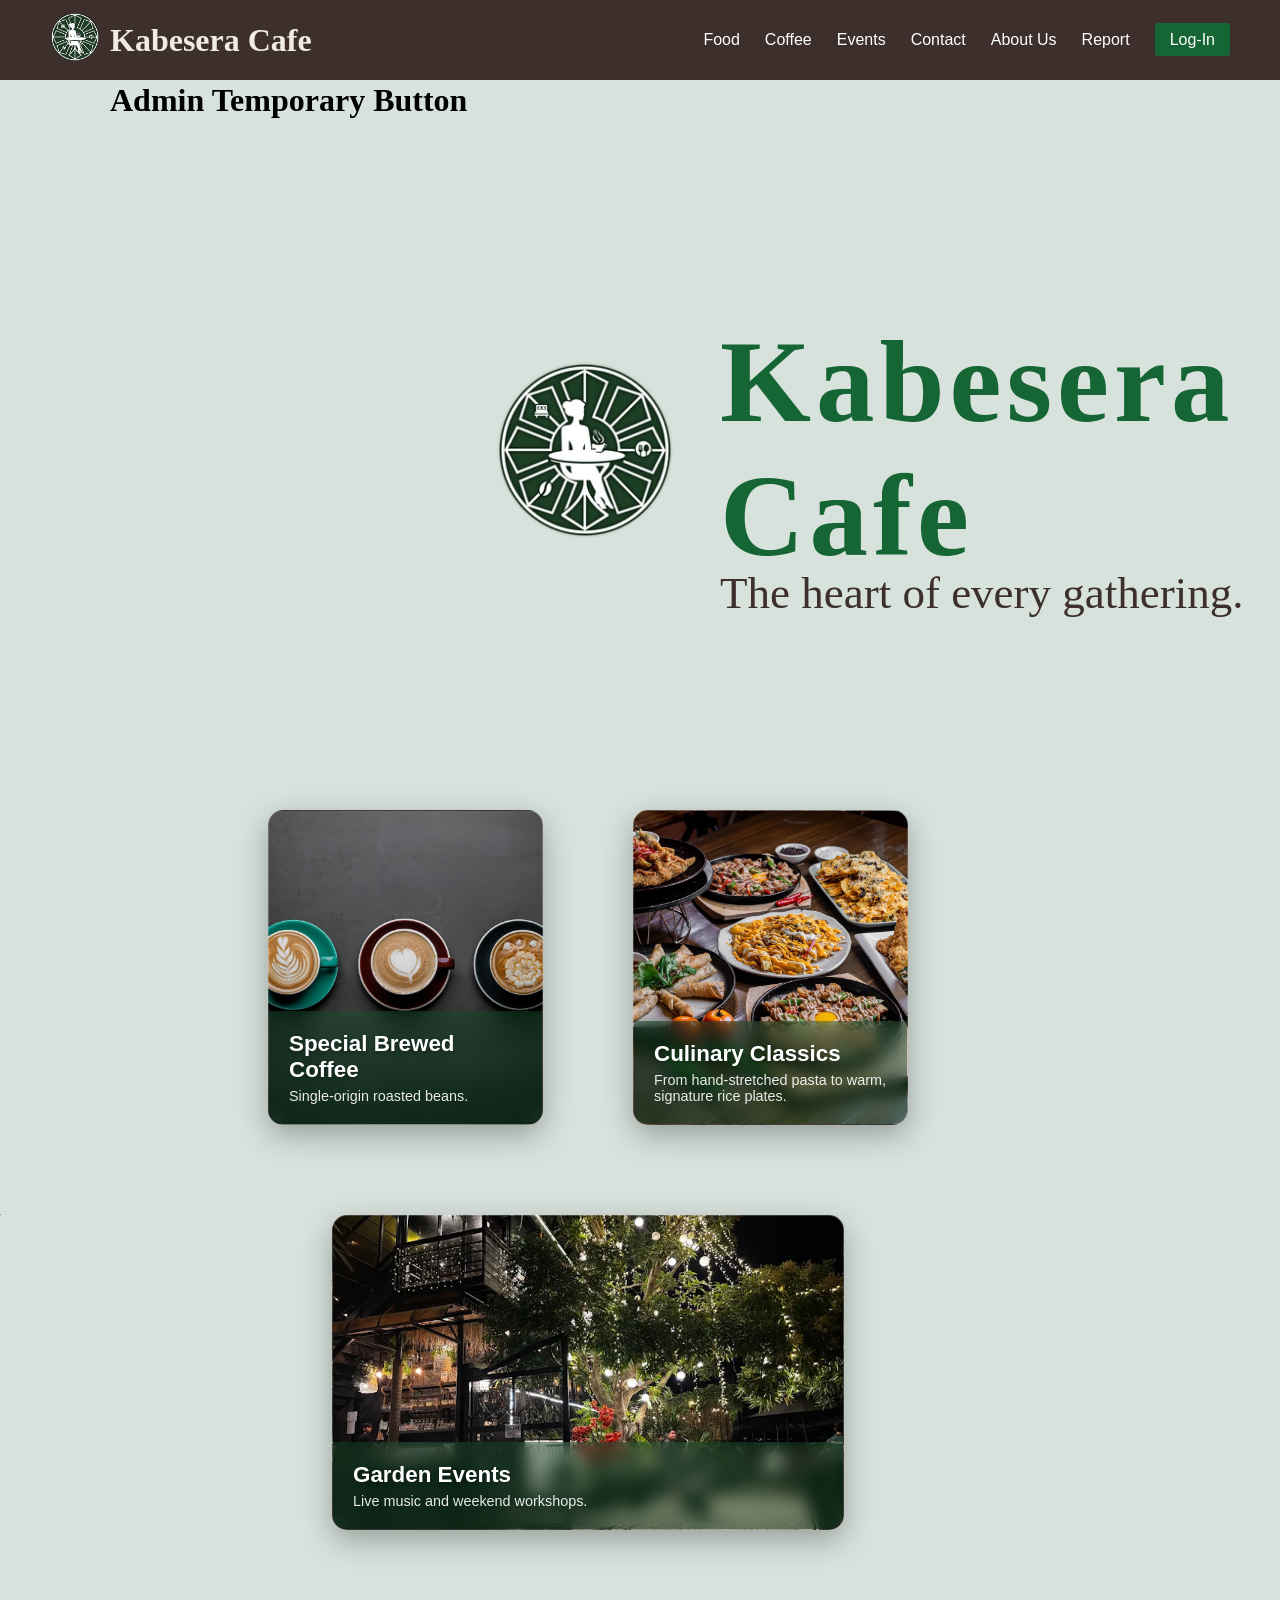
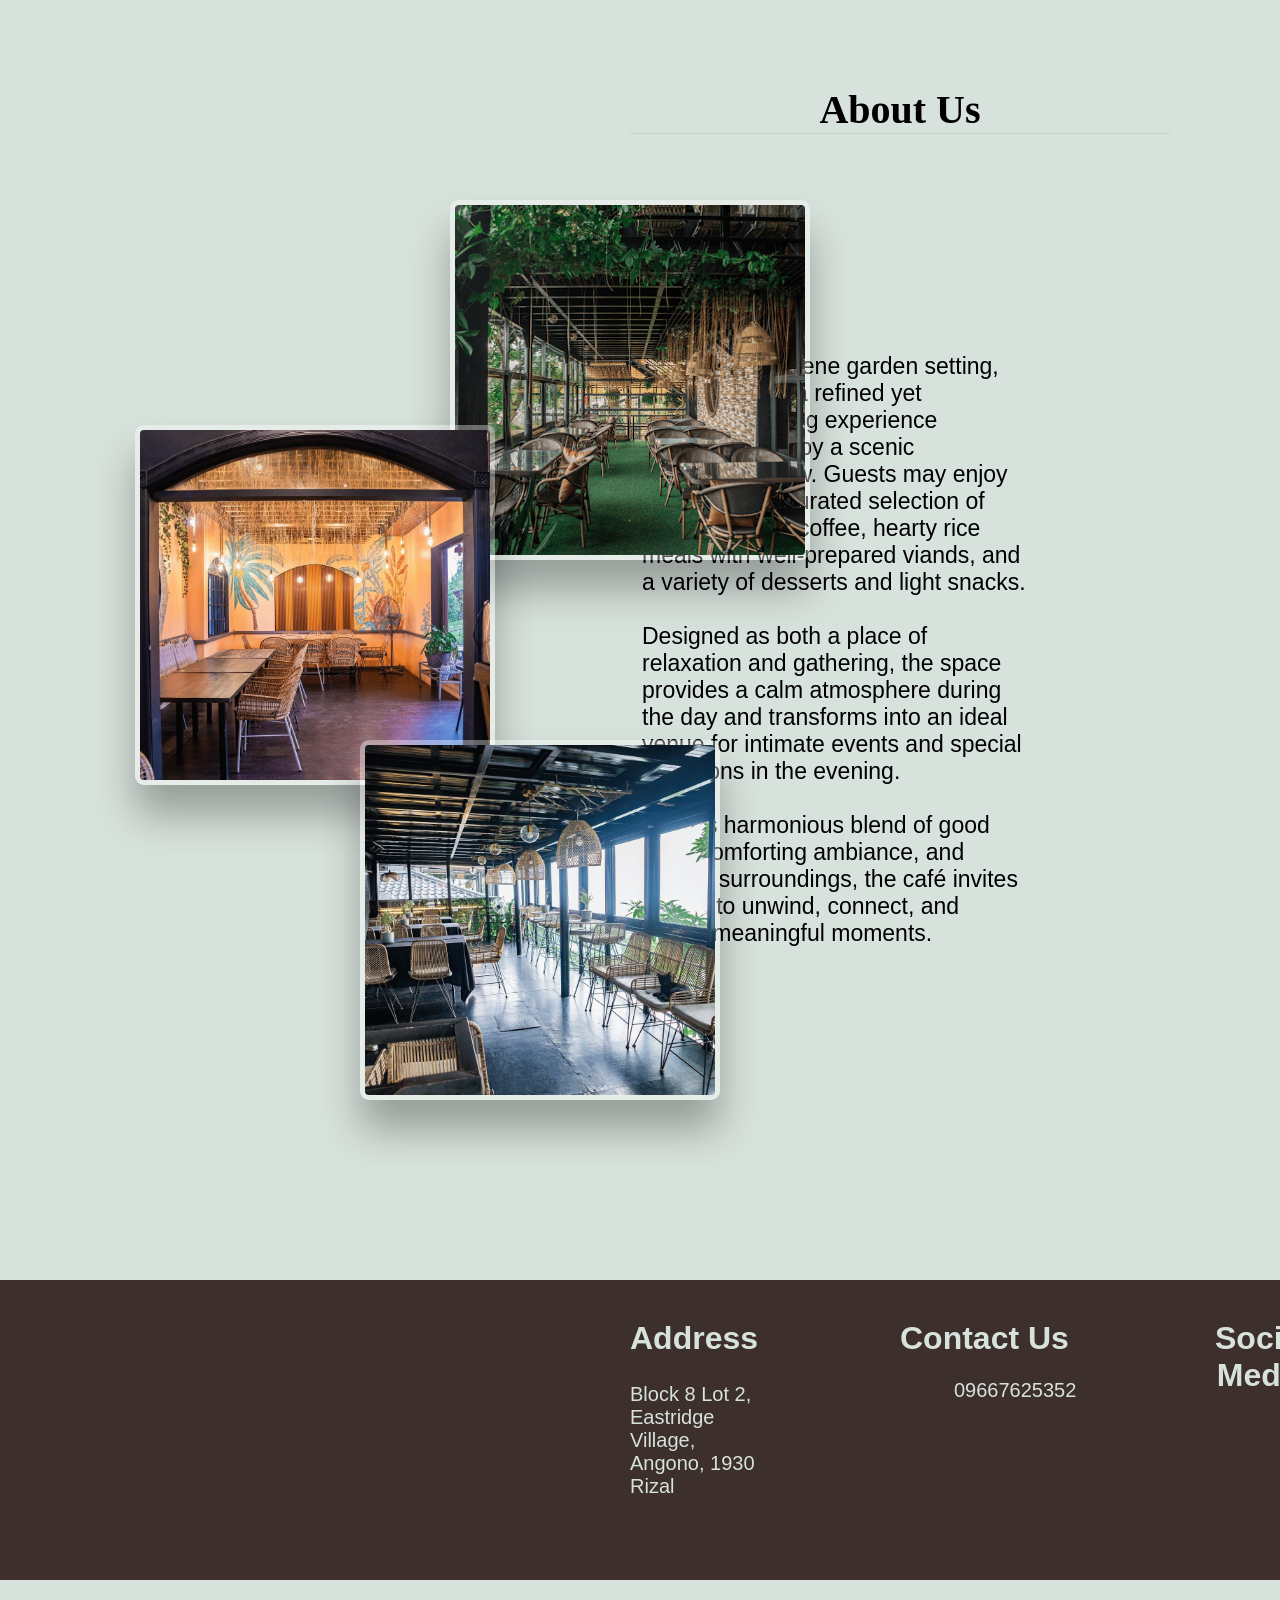
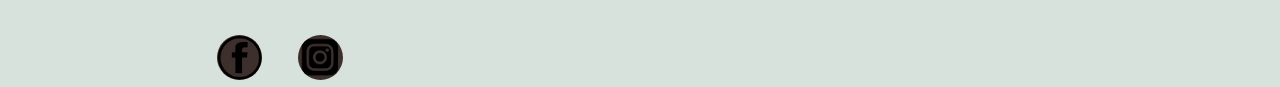
<file: index.html>
<!DOCTYPE html>
<html lang="en">

<head>
    <meta charset="UTF-8">
    <meta name="viewport" content="width=device-width, initial-scale=1.0">
    <title>Kabesera Cafe</title>
    <link rel="stylesheet" href="style.css">

</head>

<body>
    <section class="container">

    <nav class="navbar">
        <div class="logo"><a href="index.html"><img src="qt=q_95.webp" alt="Kabesera Cafe"></a>
            <a id="kabhome"href="index.html">Kabesera Cafe</a>
            <a id="admintemp" href="admin dashboard.html">Admin Temporary Button</a>
        </div>
        <ul>
            <li><a href="food.html">Food</a></li>
            <li><a href="coffee.html">Coffee</a></li>
            <li><a href="events.html">Events</a></li>
            <li><a href="#contacts">Contact</a></li>
            <li><a href="#aboutus">About Us</a></li>
            <li><a href="report.php">Report</a></li>
            <li><a href="log-in.html" class="btn">Log-In</a></li>
        </ul>
    </nav>

    <div>
        <img src="qt=q_95.webp" alt="Kabesera Cafe" id="taglineimg">
        <h1 id="tagline">Kabesera Cafe</h1>
        <p id="tagdesc">The heart of every gathering.</p>
    </div>
    <h1 id="aboutus">About Us</h1>
    <hr id="aboutline">
    <img id="storyimg" src="kabesera-cafe-s-nature (1).jpg">
    <img id="storyimg2" src="2024-11-19.jpg">
    <img id="storyimg3" src="kabesera-cafe-s-nature (2).jpg">
    <div id="story">
        <p>Nestled in a serene garden setting, our café offers a refined yet welcoming dining experience complemented by a scenic overlooking view. Guests may enjoy a thoughtfully curated selection of freshly brewed coffee, hearty rice meals with well-prepared viands, and a variety of desserts and light snacks. <br><br>Designed as both a place of relaxation and gathering, the space provides a calm atmosphere during the day and transforms into an ideal venue for intimate events and special occasions in the evening.
<br><br>With its harmonious blend of good food, comforting ambiance, and natural surroundings, the café invites guests to unwind, connect, and create meaningful moments.</p>
    </div>
        <div class="highlight-overlay">
            <div class="card card-coffee">
                <div class="card-content">
                    <h3>Special Brewed Coffee</h3>
                    <p>Single-origin roasted beans.</p>
                </div>
            </div>

            <div class="card card-pastry">
                <div class="card-content">
                    <h3>Culinary Classics</h3>
                    <p>From hand-stretched pasta to warm, signature rice plates.</p>
                </div>
            </div>
            <div class="card card-events">
                <div class="card-content">
                    <h3>Garden Events</h3>
                    <p>Live music and weekend workshops.</p>
                </div>
            </div>
    </div>
    </section>
    <footer id="contacts">
        <iframe src="https://www.google.com/maps/embed?pb=!1m18!1m12!1m3!1d6724.533922972201!2d121.16985820326182!3d14.52881320729157!2m3!1f0!2f0!3f0!3m2!1i1024!2i768!4f13.1!3m3!1m2!1s0x3397c1beec0729eb%3A0xf56e6a82c695b39!2sKabesera%20Caf%C3%A9!5e0!3m2!1sen!2sph!4v1775355779679!5m2!1sen!2sph" width="600" height="450" style="border:0;" allowfullscreen="" loading="lazy" referrerpolicy="no-referrer-when-downgrade"></iframe>
        <h1 id="address">Address</h1>
        <p id="addp">Block 8 Lot 2, Eastridge Village, Angono, 1930 Rizal</p>
        <h1 id="contactno">Contact Us</h1>
    <img src="phone logo.png" id="phonelogo">
        <p id="contactp">09667625352</p>
        <h1 id="socmed">Social Media</h1>
        <a href="https://www.facebook.com/kabesera"><img src="facebook logo.png" id="fblogo"></a>
        <a href="https://www.instagram.com/kabeseracafe/"><img src="instagram logo.png" id="iglogo"></a>
    </footer>
</body> 

</html>
</file>
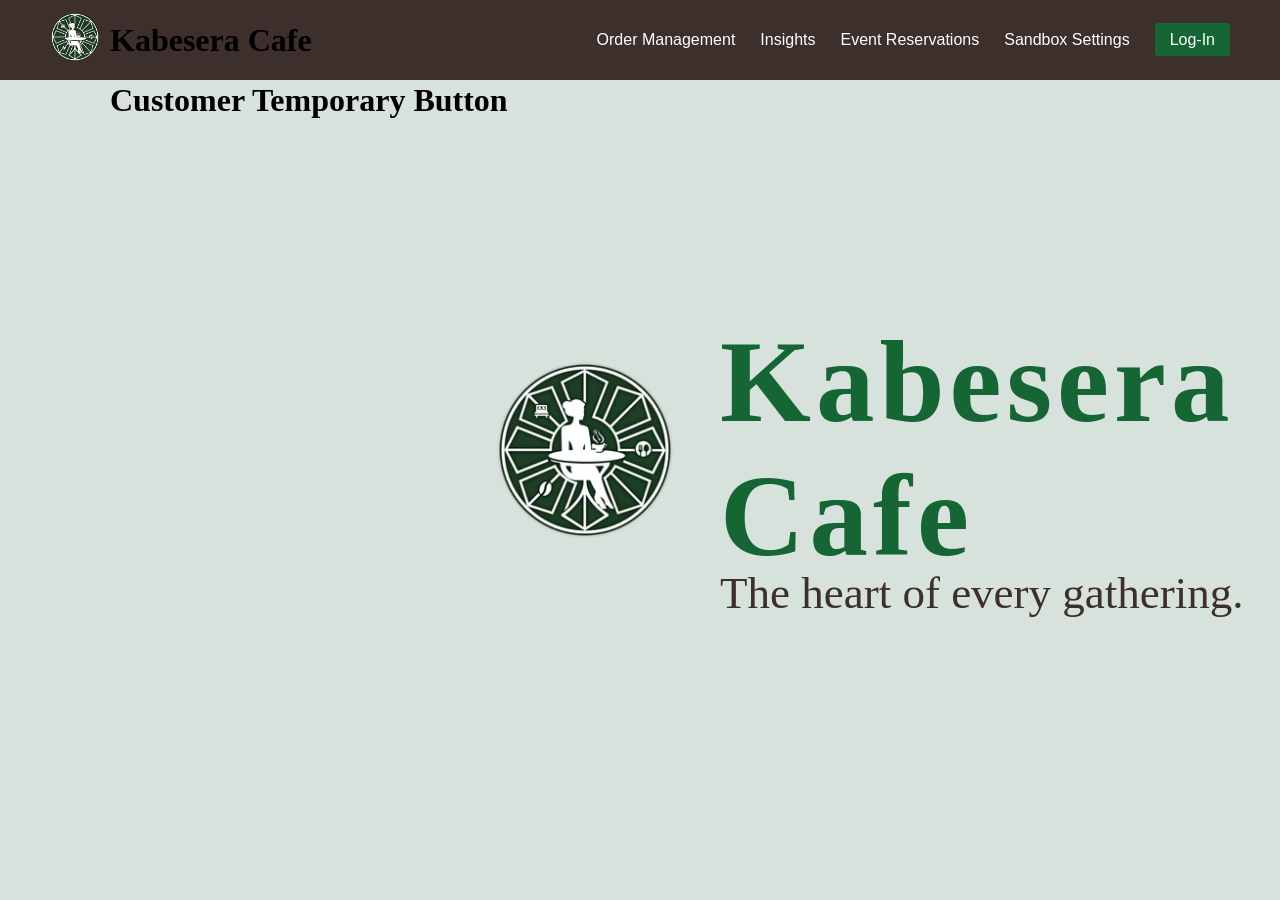
<file: admin dashboard.html>
<!DOCTYPE html>
<html lang="en">

<head>
    <meta charset="UTF-8">
    <meta name="viewport" content="width=device-width, initial-scale=1.0">
    <title>Kabesera Cafe Admin</title>
    <link rel="stylesheet" href="admin dashboard style.css">

</head>

<body>
    <section class="container">

    <nav class="navbar">
        <div class="logo"><a href="admin dashboard.html"><img src="qt=q_95.webp" alt="Kabesera Cafe"></a>
            <a id="kabhome" href="admin dashboard.html">Kabesera Cafe</a>
            <a id="admintemp" href="index.html">Customer Temporary Button</a>
        </div>
        <ul>
            <li><a href="orders.html">Order Management</a></li>
            <li><a href="report repository.html">Insights</a></li>
            <li><a href="booking.html">Event Reservations</a></li>
            <li><a href="sandbox.html">Sandbox Settings</a></li>
            <li><a href="log-in.html" class="btn">Log-In</a></li>
        </ul>
    </nav>

    <div>
        <img src="qt=q_95.webp" alt="Kabesera Cafe" id="taglineimg">
        <h1 id="tagline">Kabesera Cafe</h1>
        <p id="tagdesc">The heart of every gathering.</p>
    </div>
</body> 

</html>
</file>
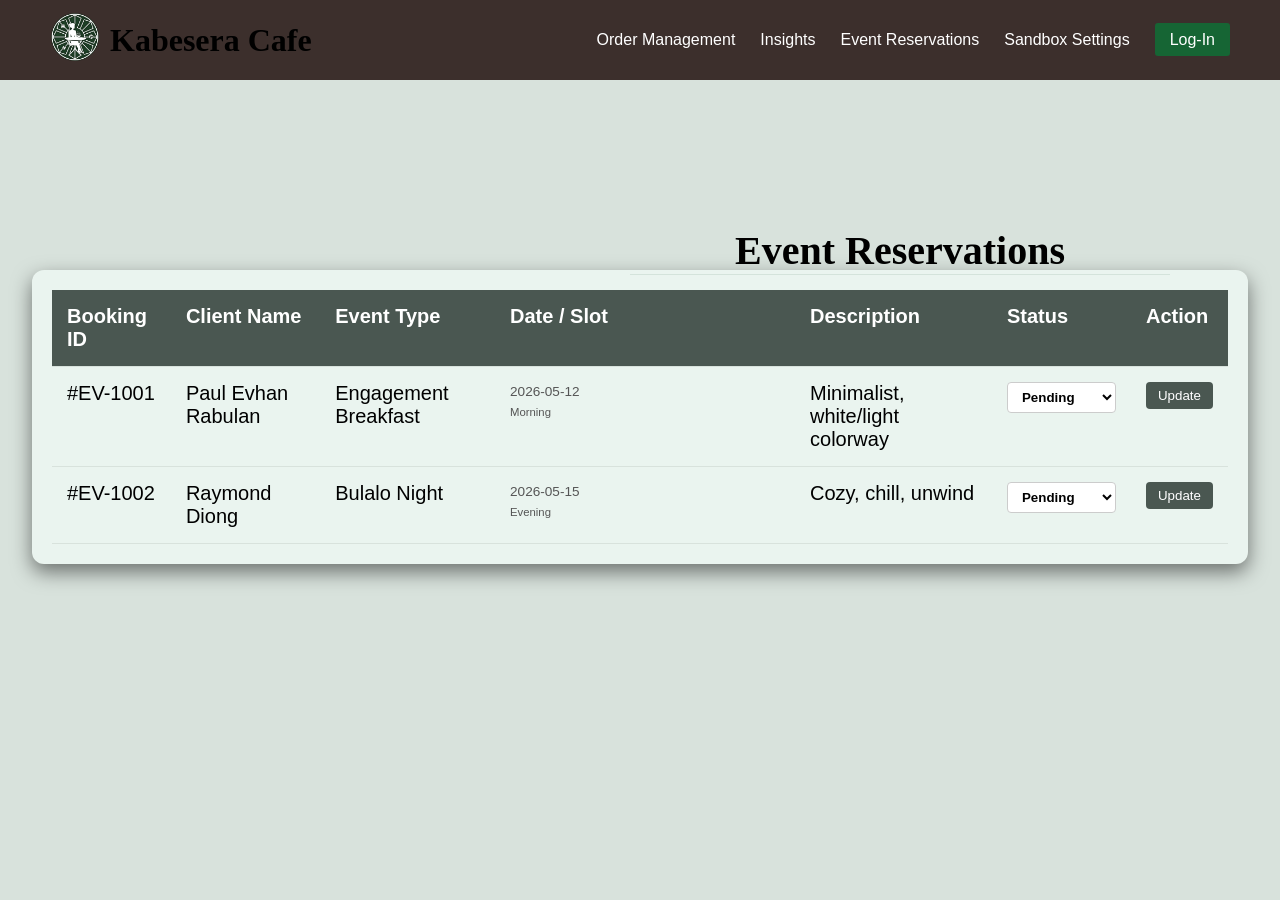
<file: booking.html>
<!DOCTYPE html>
<html lang="en">

<head>
    <meta charset="UTF-8">
    <meta name="viewport" content="width=device-width, initial-scale=1.0">
    <title>Kabesera Cafe Admin</title>
    <link rel="stylesheet" href="booking.css">

</head>

<body>
    <section class="container">

    <nav class="navbar">
        <div class="logo"><a href="admin dashboard.html"><img src="qt=q_95.webp" alt="Kabesera Cafe"></a>
            <a id="kabhome" href="admin dashboard.html">Kabesera Cafe</a>
        </div>
        <ul>
            <li><a href="orders.html">Order Management</a></li>
            <li><a href="report repository.html">Insights</a></li>
            <li><a href="booking.html">Event Reservations</a></li>
            <li><a href="sandbox.html">Sandbox Settings</a></li>
            <li><a href="log-in.html" class="btn">Log-In</a></li>
        </ul>
    </nav>
    <h1 id="reporttitle">Event Reservations</h1>
    <div class="table-container">
    <table class="order-table">
        <thead>
            <tr>
                <th>Booking ID</th>
                <th>Client Name</th>
                <th>Event Type</th>
                <th>Date / Slot</th>
                <th>Description</th>
                <th>Status</th>
                <th>Action</th>
            </tr>
        </thead>
        <tbody>
            <tr>
                <td>#EV-1001</td>
                <td>Paul Evhan Rabulan</td>
                <td>Engagement Breakfast</td>
                <td>2026-05-12 <br><small>Morning</small></td>
                <td>Minimalist, white/light colorway</td>
                <td>
                    <select class="status-select">
                        <option value="pending">Pending</option>
                        <option value="confirmed">Confirmed</option>
                        <option value="cancelled">Cancelled</option>
                    </select>
                </td>
                <td>
                    <div class="action-group">
                        <button class="save-btn">Update</button>
                    </div>
                </td>
            </tr>
            <tr>
                <td>#EV-1002</td>
                <td>Raymond Diong</td>
                <td>Bulalo Night</td>
                <td>2026-05-15 <br><small>Evening</small></td>
                <td>Cozy, chill, unwind</td>
                <td>
                    <select class="status-select">
                        <option value="pending">Pending</option>
                        <option value="confirmed">Confirmed</option>
                        <option value="cancelled">Cancelled</option>
                    </select>
                </td>
                <td>
                    <div class="action-group">
                        <button class="save-btn">Update</button>
                    </div>
                </td>
            </tr>
        </tbody>
    </table>
</div>
</body> 

</html>
</file>
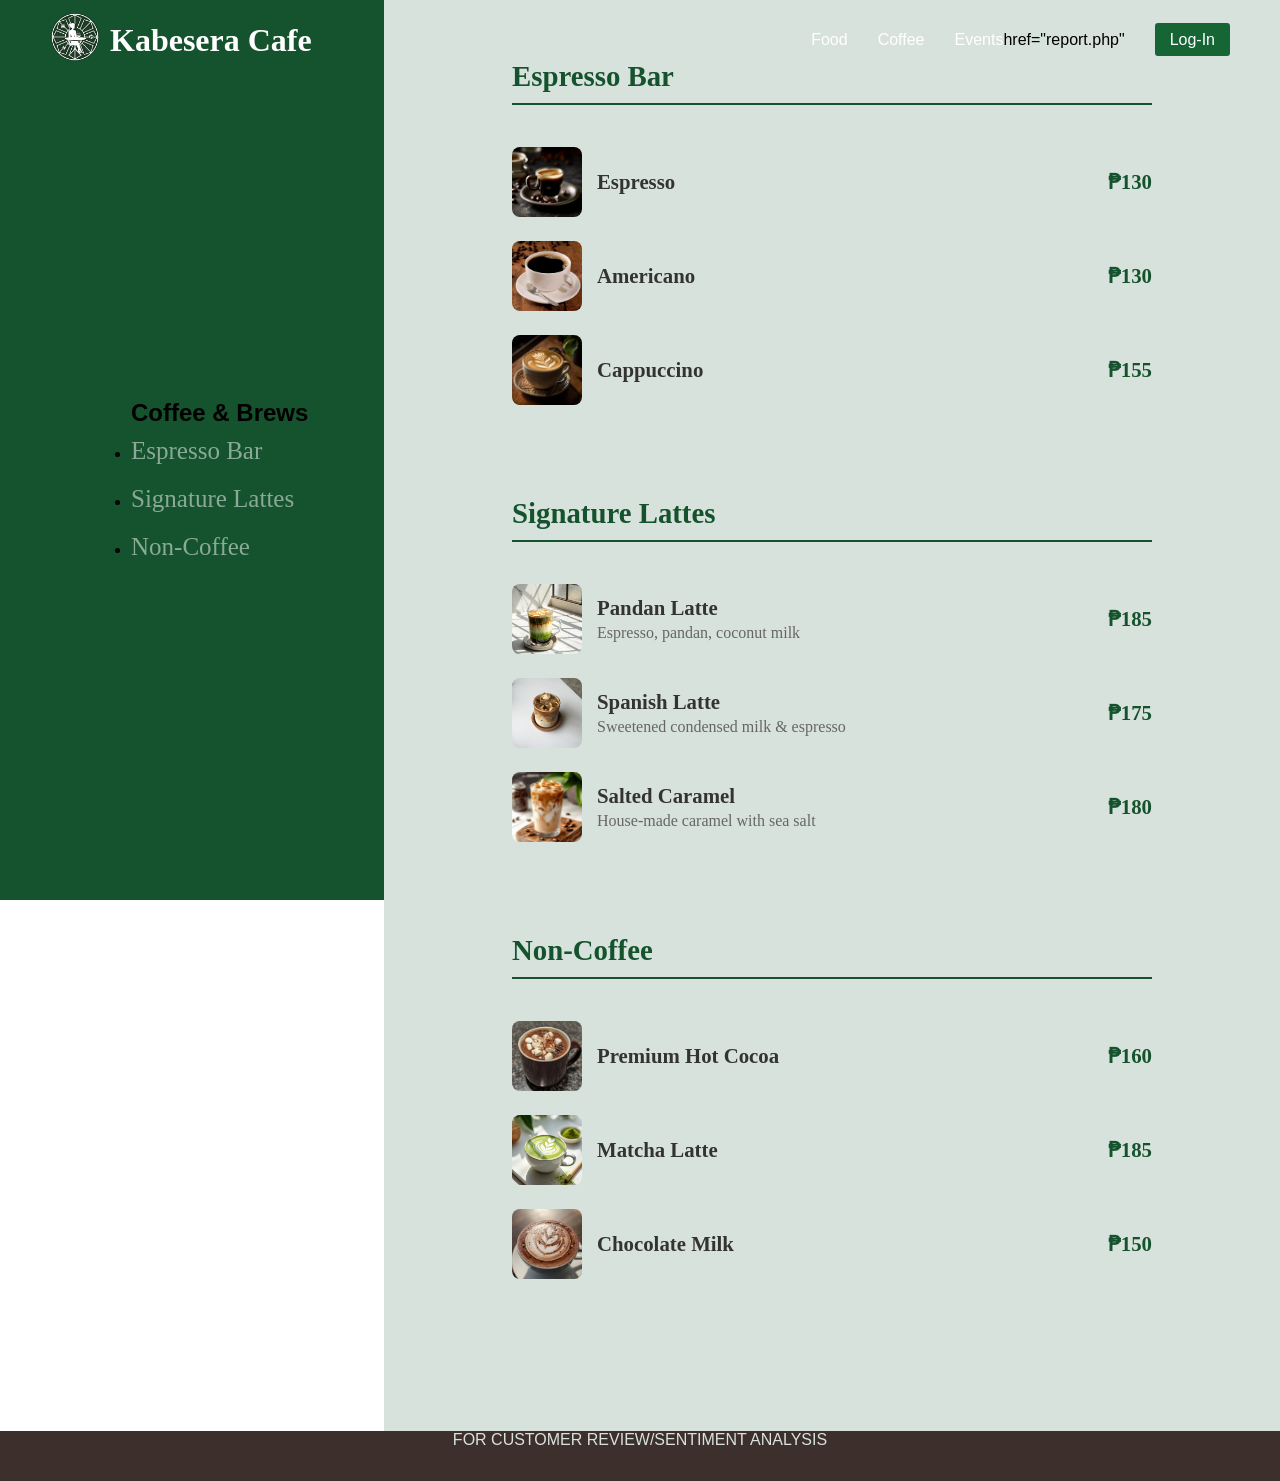
<file: coffee.html>
<!DOCTYPE html>
<html lang="en">

<head>
    <meta charset="UTF-8">
    <meta name="viewport" content="width=device-width, initial-scale=1.0">
    <title>Coffee</title>
    <link rel="stylesheet" href="coffee style.css">
</head>

<body>

    <nav class="main-nav">
        <div class="logo"><a href="index.html"><img src="qt=q_95.webp" alt="Kabesera Cafe"></a>
            <a id="kabhome" href="index.html">Kabesera Cafe</a>
        </div>
        <ul class="nav-links">
            <li id="foodbtn"><a href="food.html">Food</a></li>
            <li id="coffeebtn"><a href="coffee.html">Coffee</a></li>
            <li id="eventsbtn"><a href="events.html">Events</a></li>
href="report.php"
            <li><a href="log-in.html" class="btn">Log-In</a></li>
        </ul>
    </nav>
    <section class="coffee-page">
        <div class="menu-sidebar">

            <div class="sidebar-content">
                <h2>Coffee & Brews</h2>
                <ul class="category-links">
                    <li><a href="#espresso" class="menu-link">Espresso Bar</a></li>
                    <li><a href="#signature" class="menu-link">Signature Lattes</a></li>
                    <li><a href="#non-coffee" class="menu-link">Non-Coffee</a></li>

                </ul>
            </div>
        </div>

        <div class="menu-items">

            <section id="espresso" class="menu-section">
                <h3 class="section-title">Espresso Bar</h3>
                <div class="menu-list">

                    <div class="menu-row">
                        <img src="espresso.jpg" alt="Espresso" >

                        <div class="menu-content">
                            <span class="item-name">Espresso</span>
                        </div>

                        <span class="price">₱130</span>
                    </div>

                    <div class="menu-row">
                        <img src="americano.jpg" alt="Americano">
                        <div class="menu-content">
                            <span class="item-name">Americano</span>
                        </div>
                        <span class="price">₱130</span>
                    </div>

                    <div class="menu-row">
                        <img src="cappuccino.jpg" alt="Cappuccino">
                        <div class="menu-content">
                            <span class="item-name">Cappuccino</span>
                        </div>
                        <span class="price">₱155</span>
                    </div>


                </div>
            </section>

            <section id="signature" class="menu-section">
                <h3 class="section-title">Signature Lattes</h3>
                <div class="menu-list">

                    <div class="menu-row">
                        <img src="pandan.jpg" alt="Pandan Latte">
                        <div class="item-info">
                            <span class="item-name">Pandan Latte</span>
                            <span class="item-detail">Espresso, pandan, coconut milk</span>
                        </div>
                        <span class="price">₱185</span>
                    </div>

                    <div class="menu-row">
                        <img src="spanish.jpg" alt="Spanish Latte">
                        <div class="item-info">
                            <span class="item-name">Spanish Latte</span>
                            <span class="item-detail">Sweetened condensed milk & espresso</span>
                        </div>
                        <span class="price">₱175</span>
                    </div>

                    <div class="menu-row">
                        <img src="caramel.jpg" alt="Salted Caramel">
                        <div class="item-info">
                            <span class="item-name">Salted Caramel</span>
                            <span class="item-detail">House-made caramel with sea salt</span>
                        </div>
                        <span class="price">₱180</span>
                    </div>

                </div>
            </section>

            <section id="non-coffee" class="menu-section">
                <h3 class="section-title">Non-Coffee</h3>
                <div class="menu-list">

                    <div class="menu-row">
                        <img src="cocoa.jpg" alt="Premium Hot Cocoa">
                        <span class="item-name">Premium Hot Cocoa</span>
                        <span class="price">₱160</span>
                    </div>

                    <div class="menu-row">
                        <img src="matcha.jpg" alt="Matcha Latte">
                        <span class="item-name">Matcha Latte</span>
                        <span class="price">₱185</span>
                    </div>

                    <div class="menu-row">
                        <img src="chocolate.jpg" alt="Chocolate Milk">
                        <span class="item-name">Chocolate Milk</span>
                        <span class="price">₱150</span>
                    </div>

                </div>
            </section>

        </div>
    </section>
    <footer id="coffeereviews">
        <p>FOR CUSTOMER REVIEW/SENTIMENT ANALYSIS</p>
        </div>
</body>

</html>
</file>
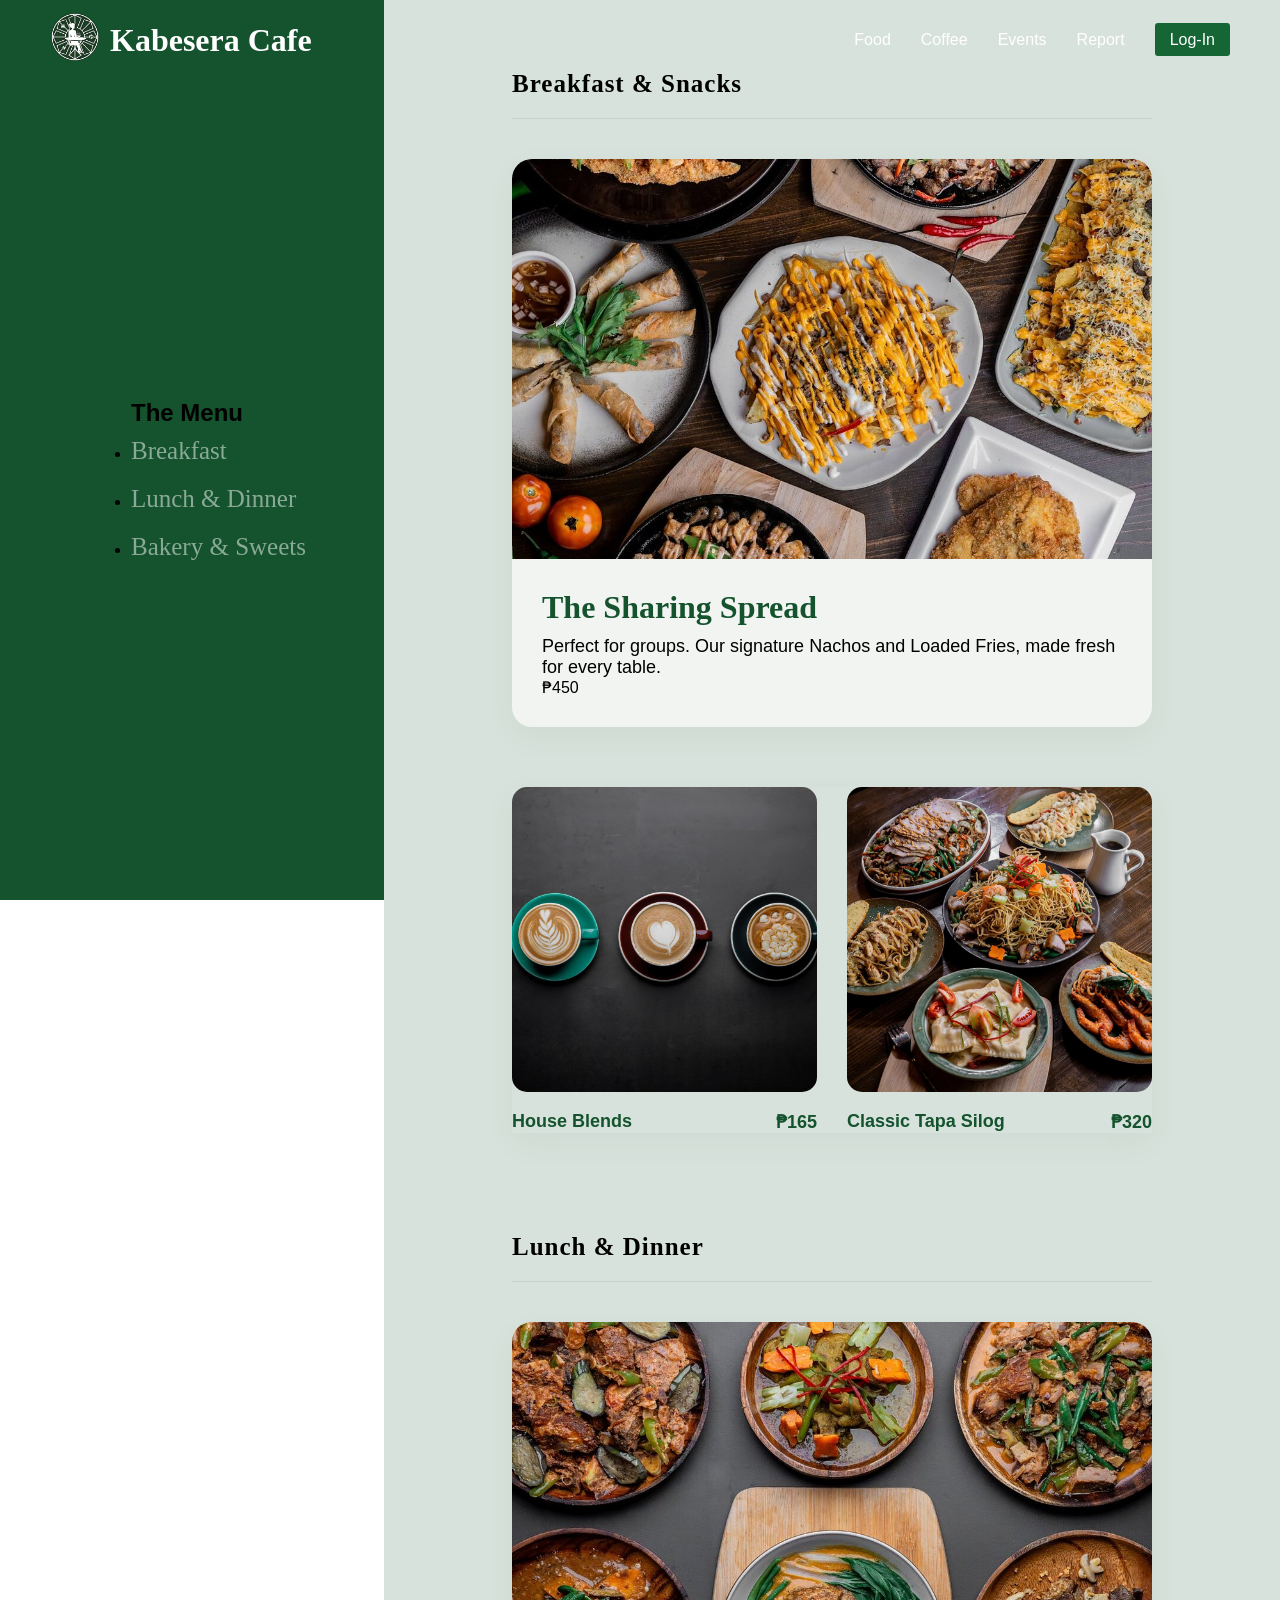
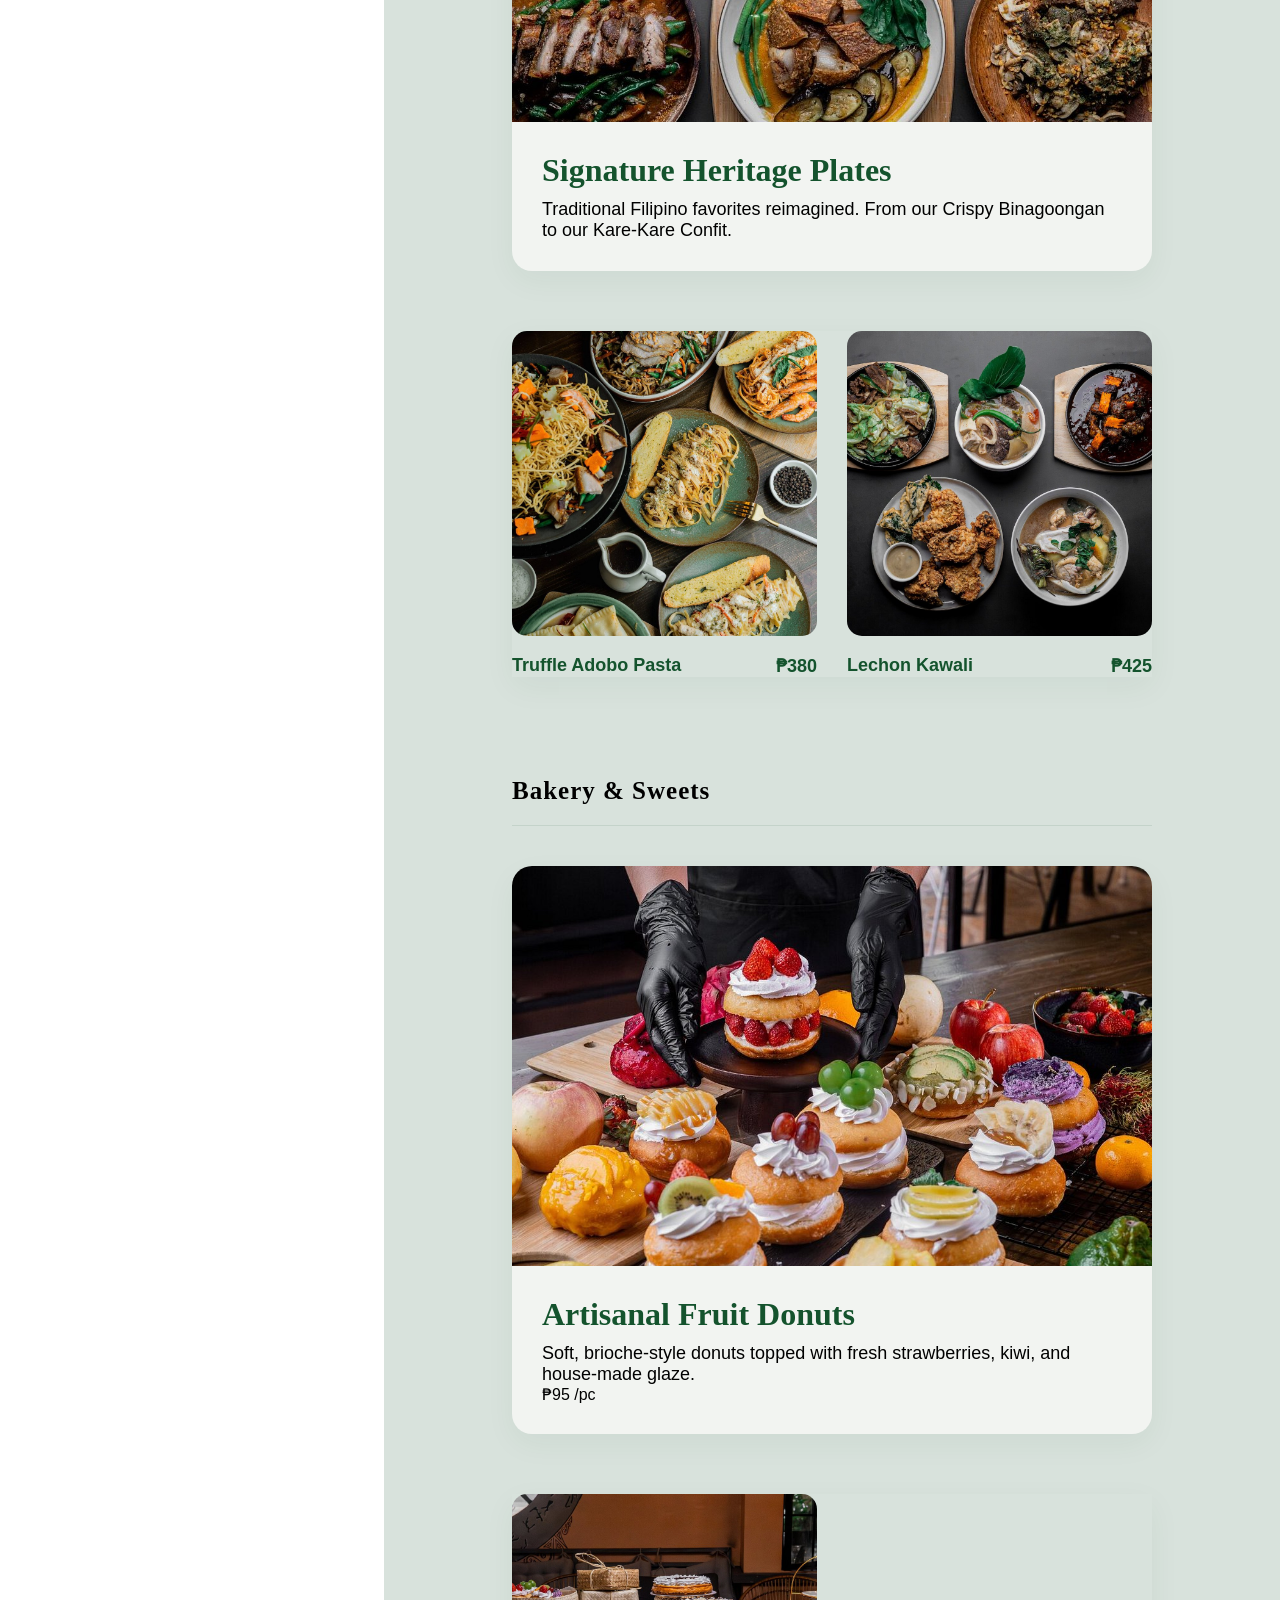
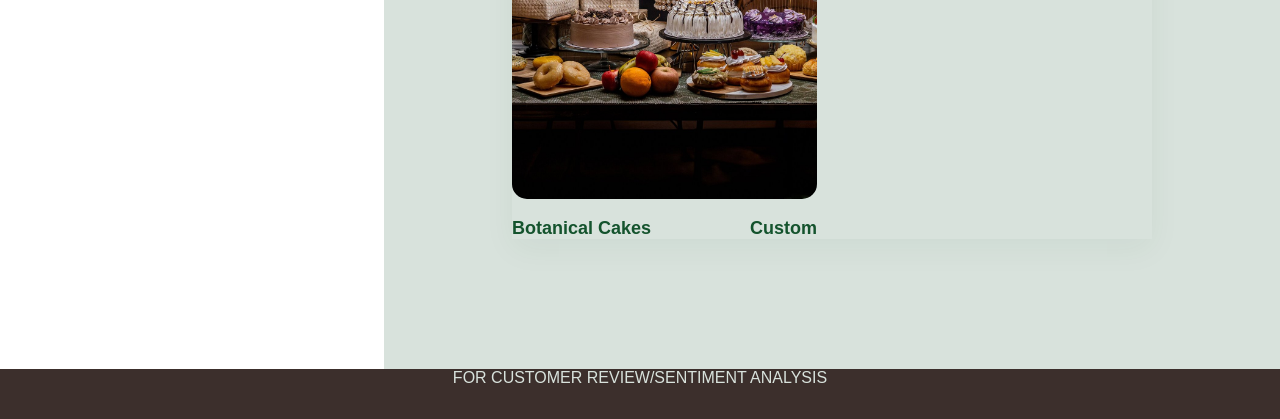
<file: food.html>
<!DOCTYPE html>
<html lang="en">
<head>
    <meta charset="UTF-8">
    <meta name="viewport" content="width=device-width, initial-scale=1.0">
    <title>Food Page</title>
    <link rel="stylesheet" href="food style.css">
</head>
<body>
     <body>
        
    <nav class="main-nav">
        <div class="logo"><a href="index.html"><img src="qt=q_95.webp" alt="Kabesera Cafe"></a>
            <a id="kabhome" href="index.html">Kabesera Cafe</a>
        </div>
        <ul class="nav-links">
           <li id="foodbtn"><a href="food.html">Food</a></li>
            <li id="coffeebtn"><a href="coffee.html">Coffee</a></li>
           <li id="eventsbtn"><a href="events.html">Events</a></li>
            <li><a href="report.php">Report</a></li>
            <li><a href="log-in.html" class="btn">Log-In</a></li>
        </ul>
    </nav>



    <section class="menu-page">
        <div class="menu-sidebar">
            <div class="sidebar-content">
                <h2>The Menu</h2>
                <ul class="category-links">
                    <li><a href="#breakfast" class="menu-link">Breakfast</a></li>
                    <li><a href="#lunch" class="menu-link">Lunch & Dinner</a></li>
                    <li><a href="#pastries" class="menu-link">Bakery & Sweets</a></li>
                    
                </ul>
            </div>
        </div>

        <div class="menu-items">

            <section id="breakfast" class="menu-section">
                <h3 class="sticky-header">Breakfast & Snacks</h3>

                <div class="food-feature">
                    <img src="kabesera-cafe-s-fresh (3) - Copy - Copy.jpg" alt="Nachos and Fries">
                    <div class="feature-info">
                        <h4>The Sharing Spread</h4>
                        <p id="desc">Perfect for groups. Our signature Nachos and Loaded Fries, made fresh for every table.</p>
                        <span class="price">₱450</span>
                    </div>
                </div>

                <div class="food-grid">
                    <div class="food-item">
                        <img src="kabesera-cafe-house-blends.jpg" alt="Coffee">
                        <div class="item-desc">
                            <h5 id="foodtitle">House Blends</h5>
                            <span id="foodprice">₱165</span>
                        </div>
                    </div>
                    <div class="food-item">
                        <img src="kabesera-cafe-s-fresh (4).jpg" alt="Classic Silog">
                        <div class="item-desc">
                            <h5 id="foodtitle">Classic Tapa Silog</h5>
                            <span id="foodprice">₱320</span>
                        </div>
                    </div>
                </div>
            </section>

            <section id="lunch" class="menu-section">
                <h3 class="sticky-header">Lunch & Dinner</h3>

                <div class="food-feature reverse">
                    <img src="kabesera-cafe-s-fresh.jpg" alt="Flatlay Menu">
                    <div class="feature-info">
                        <h4>Signature Heritage Plates</h4>
                        <p id="desc">Traditional Filipino favorites reimagined. From our Crispy Binagoongan to our Kare-Kare
                            Confit.</p>
                    </div>
                </div>

                <div class="food-grid">
                    <div class="food-item">
                        <img src="kabesera-cafe-s-fresh (1).jpg" alt="Adobo Pasta">
                        <div class="item-desc">
                            <h5 id="foodtitle">Truffle Adobo Pasta</h5>
                            <span id="foodprice">₱380</span>
                        </div>
                    </div>
                    <div class="food-item">
                        <img src="kabesera-cafe-s-local.jpg" alt="Crispy Pork">
                        <div class="item-desc">
                            <h5 id="foodtitle">Lechon Kawali</h5>
                            <span id="foodprice">₱425</span>
                        </div>
                    </div>
                </div>
            </section>

            <section id="pastries" class="menu-section">
                <h3 class="sticky-header">Bakery & Sweets</h3>

                <div class="food-feature">
                    <img src="kabesera-cafe-s-fresh (2) - Copy - Copy.jpg" alt="Donuts">
                    <div class="feature-info">
                        <h4>Artisanal Fruit Donuts</h4>
                        <p id="desc">Soft, brioche-style donuts topped with fresh strawberries, kiwi, and house-made glaze.</p>
                        <span class="price">₱95 /pc</span>
                    </div>
                </div>

                <div class="food-grid">
                    <div class="food-item">
                        <img src="celebrate-kabesera-cafe.jpg" alt="Celebration Cake">
                        <div class="item-desc">
                            <h5 id="foodtitle">Botanical Cakes</h5>
                            <span id="foodprice">Custom</span>
                        </div>
                    </div>
                </div>
            </section>

        </div>
    </section>
    <footer id="foodreviews">
        <p>FOR CUSTOMER REVIEW/SENTIMENT ANALYSIS</p>
    </div>
</body>
</html>
</file>
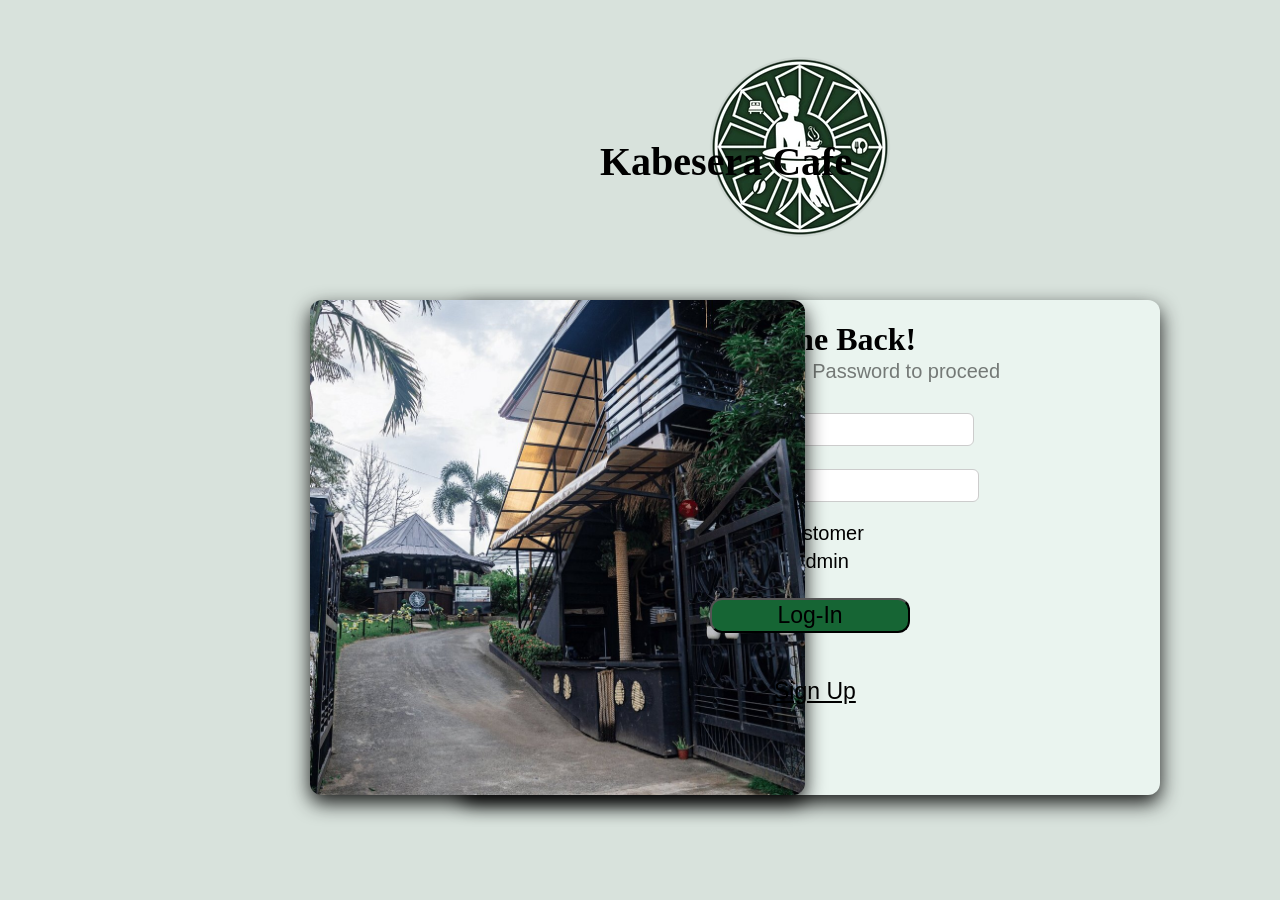
<file: log-in.html>
<!DOCTYPE html>
<html lang="en">
<head>
    <meta charset="UTF-8">
    <meta name="viewport" content="width=device-width, initial-scale=1.0">
    <title>Log-In Page</title>
    <link rel="stylesheet" href="login style.css">
</head>
<body>
    <img src="kabesera logo.webp" class = "logoimg">
    <a href="index.html"><h1 id="kablogo">Kabesera Cafe</h1></a>
    <img src="kabesera-cafe-s-nature (6) (1).jpg" class="logimg">
   <form method="post" action="login.php" class="loginbox">
    <div class="login">
    <h1>Welcome Back!</h1>
    <p id="intro">Enter your Email and Password to proceed</p>
    <p id = "un">Email: <input type="text" name = "un" placeholder="Email"></p>
    <p id = "pw">Password: <input type = "password" name = "pw" placeholder="Password"></p>
    <p id = "customer"><input type = "radio" name="role" value = "customer">Customer</p>
    <p id="admin"><input type = "radio" name="role" value = "admin">Admin</p>
    <button id = "submit" type="submit" name="Submit">Log-In</button>
    <script src="https://www.google.com/recaptcha/api.js" async defer></script>
    <div class="g-recaptcha" data-sitekey="6LdAP8AsAAAAAMY2L3-Qu5K1tVMnXUAg_Jwi5q_o"></div>
    <br>
    <p id="or">or</p>
    <a id = "sign" href="sign.html">Sign Up</a><br>
    </div>
    </form>
</body>
</html>
</file>
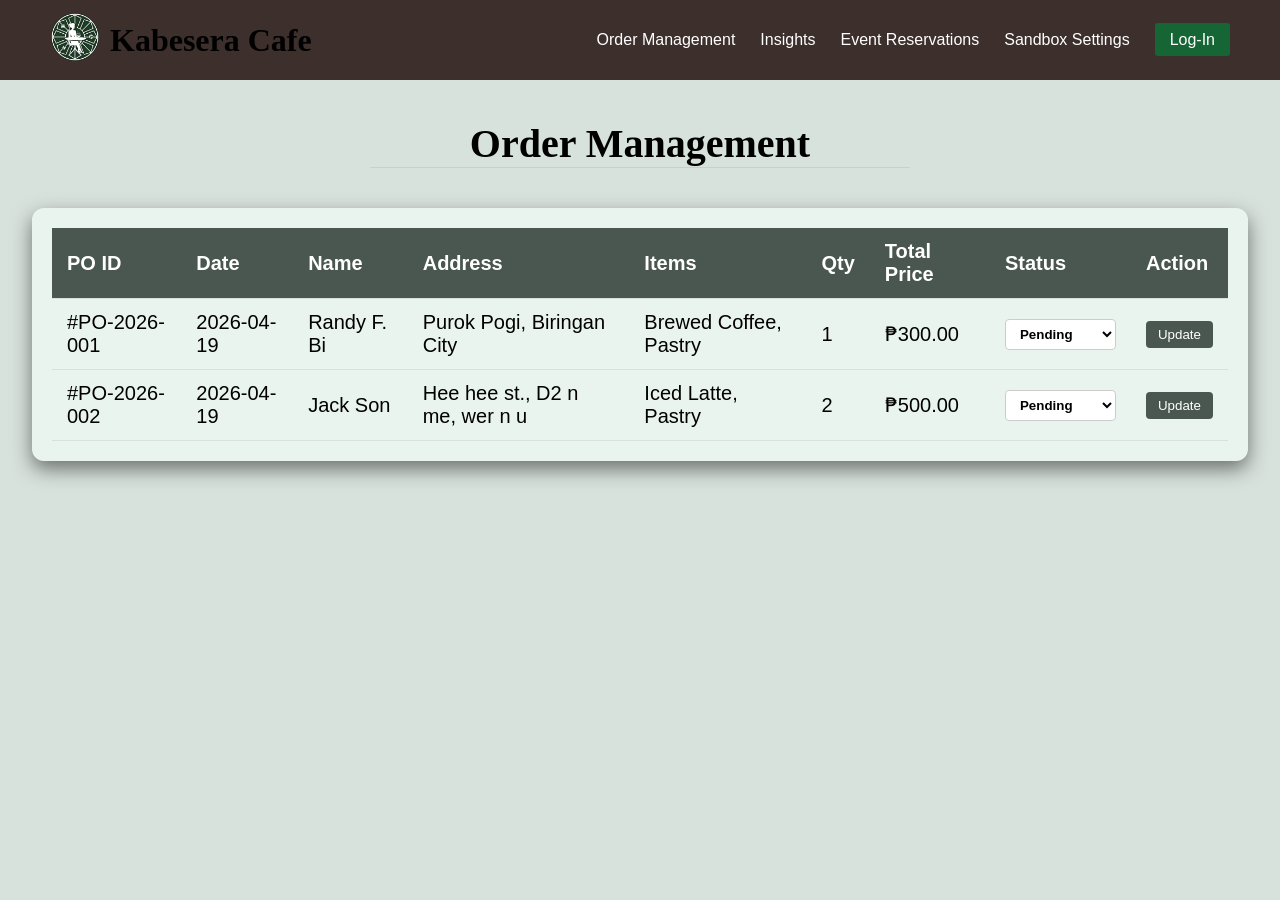
<file: orders.html>
<!DOCTYPE html>
<html lang="en">

<head>
    <meta charset="UTF-8">
    <meta name="viewport" content="width=device-width, initial-scale=1.0">
    <title>Kabesera Cafe Admin</title>
    <link rel="stylesheet" href="orders style.css">

</head>

<body>
    <section class="container">

    <nav class="navbar">
        <div class="logo"><a href="admin dashboard.html"><img src="qt=q_95.webp" alt="Kabesera Cafe"></a>
            <a id="kabhome" href="admin dashboard.html">Kabesera Cafe</a>
        </div>
        <ul>
            <li><a href="orders.html">Order Management</a></li>
            <li><a href="report repository.html">Insights</a></li>
            <li><a href="booking.html">Event Reservations</a></li>
            <li><a href="sandbox.html">Sandbox Settings</a></li>
            <li><a href="log-in.html" class="btn">Log-In</a></li>
        </ul>
    </nav>
    <h1 id="ordertitle">Order Management</h1>
    <div class="ordertaker">
    <table class="order-table">
        <thead>
            <tr>
                <th>PO ID</th>
                <th>Date</th>
                <th>Name</th>
                <th>Address</th>
                <th>Items</th>
                <th>Qty</th>
                <th>Total Price</th>
                <th>Status</th>
                <th>Action</th>
            </tr>
        </thead>
        <tbody>
            <tr>
                <td>#PO-2026-001</td>
                <td>2026-04-19</td>
                <td>Randy F. Bi</td>
                <td>Purok Pogi, Biringan City</td>
                <td>Brewed Coffee, Pastry</td>
                <td>1</td>
                <td>₱300.00</td>
                <td>
                <select class="status-dropdown">
                        <option value="pending" selected>Pending</option>
                        <option value="shipped">Shipped</option>
                        <option value="completed">Completed</option>
                    </select>
                </td>
                <td><button class="save-btn">Update</button></td>
            </tr>
            <tr>
                <td>#PO-2026-002</td>
                <td>2026-04-19</td>
                <td>Jack Son</td>
                <td>Hee hee st., D2 n me, wer n u</td>
                <td>Iced Latte, Pastry</td>
                <td>2</td>
                <td>₱500.00</td>
                <td>
                <select class="status-dropdown">
                        <option value="pending" selected>Pending</option>
                        <option value="shipped">Shipped</option>
                        <option value="completed">Completed</option>
                    </select>
                </td>
                <td><button class="save-btn">Update</button></td>
            </tr>
            
        </tbody>
    </table>
</div>
</body> 

</html>
</file>
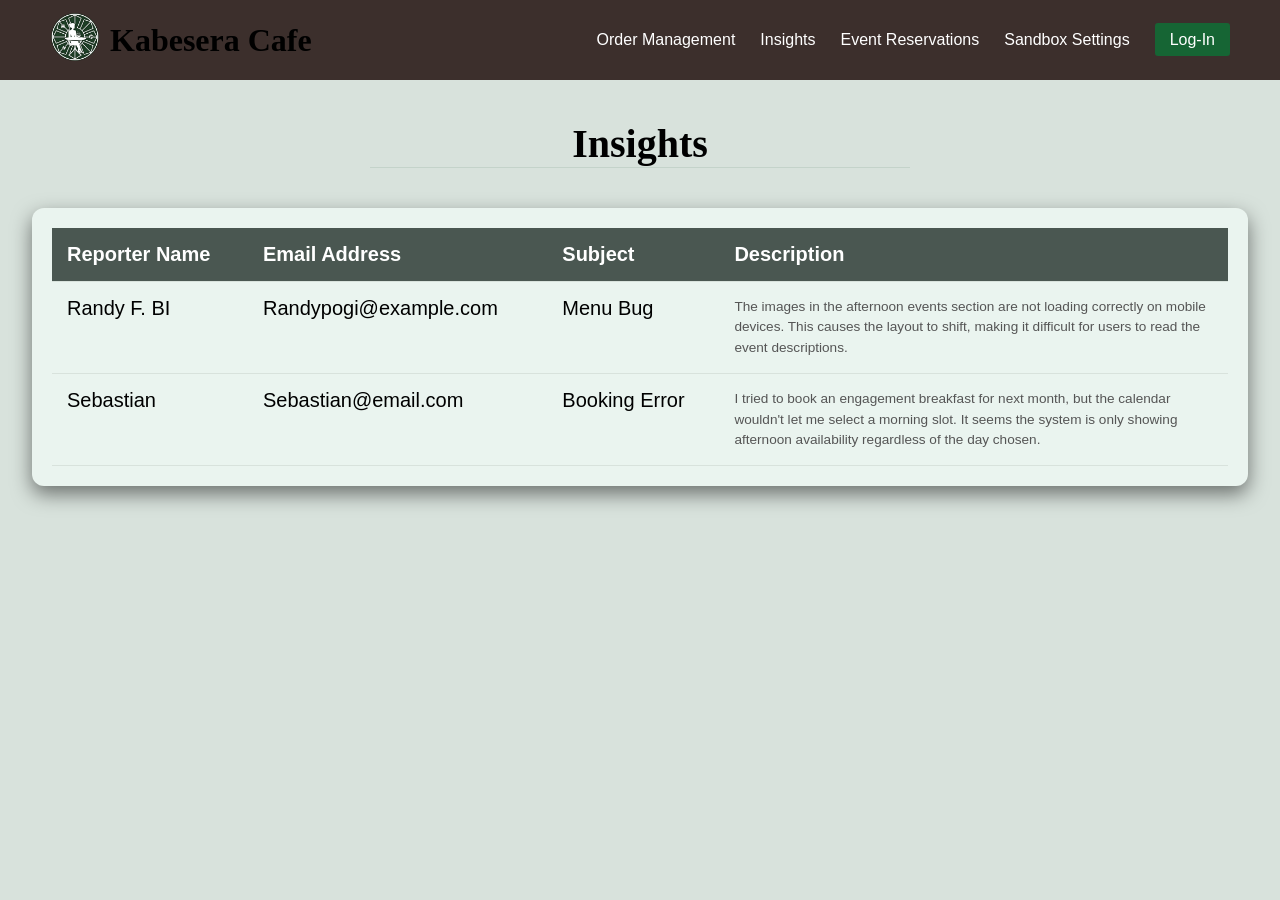
<file: report repository.html>
<!DOCTYPE html>
<html lang="en">

<head>
    <meta charset="UTF-8">
    <meta name="viewport" content="width=device-width, initial-scale=1.0">
    <title>Kabesera Cafe Admin</title>
    <link rel="stylesheet" href="reportrepo.css">

</head>

<body>
    <section class="container">

    <nav class="navbar">
        <div class="logo"><a href="admin dashboard.html"><img src="qt=q_95.webp" alt="Kabesera Cafe"></a>
            <a id="kabhome" href="admin dashboard.html">Kabesera Cafe</a>
        </div>
        <ul>
            <li><a href="orders.html">Order Management</a></li>
            <li><a href="reportrepository.php">Insights</a></li>
            <li><a href="booking.html">Event Reservations</a></li>
            <li><a href="sandbox.html">Sandbox Settings</a></li>
            <li><a href="log-in.html" class="btn">Log-In</a></li>
        </ul>
    </nav>
    <h1 id="reporttitle">Insights</h1>
    <div class="table-container">
    <table class="order-table">
        <thead>
            <tr>
                <th>Reporter Name</th>
                <th>Email Address</th>
                <th>Subject</th>
                <th>Description</th>
            </tr>
        </thead>
        <tbody>
            <tr>
                <td>Randy F. BI</td>
                <td>Randypogi@example.com</td>
                <td>Menu Bug</td>
                <td>The images in the afternoon events section are not loading correctly on mobile devices. This causes the layout to shift, making it difficult for users to read the event descriptions.</td>
            </tr>
            <tr>
                <td>Sebastian</td>
                <td>Sebastian@email.com</td>
                <td>Booking Error</td>
                <td>I tried to book an engagement breakfast for next month, but the calendar wouldn't let me select a morning slot. It seems the system is only showing afternoon availability regardless of the day chosen.</td>
            </tr>
        </tbody>
    </table>
</div>
</body> 

</html>
</file>
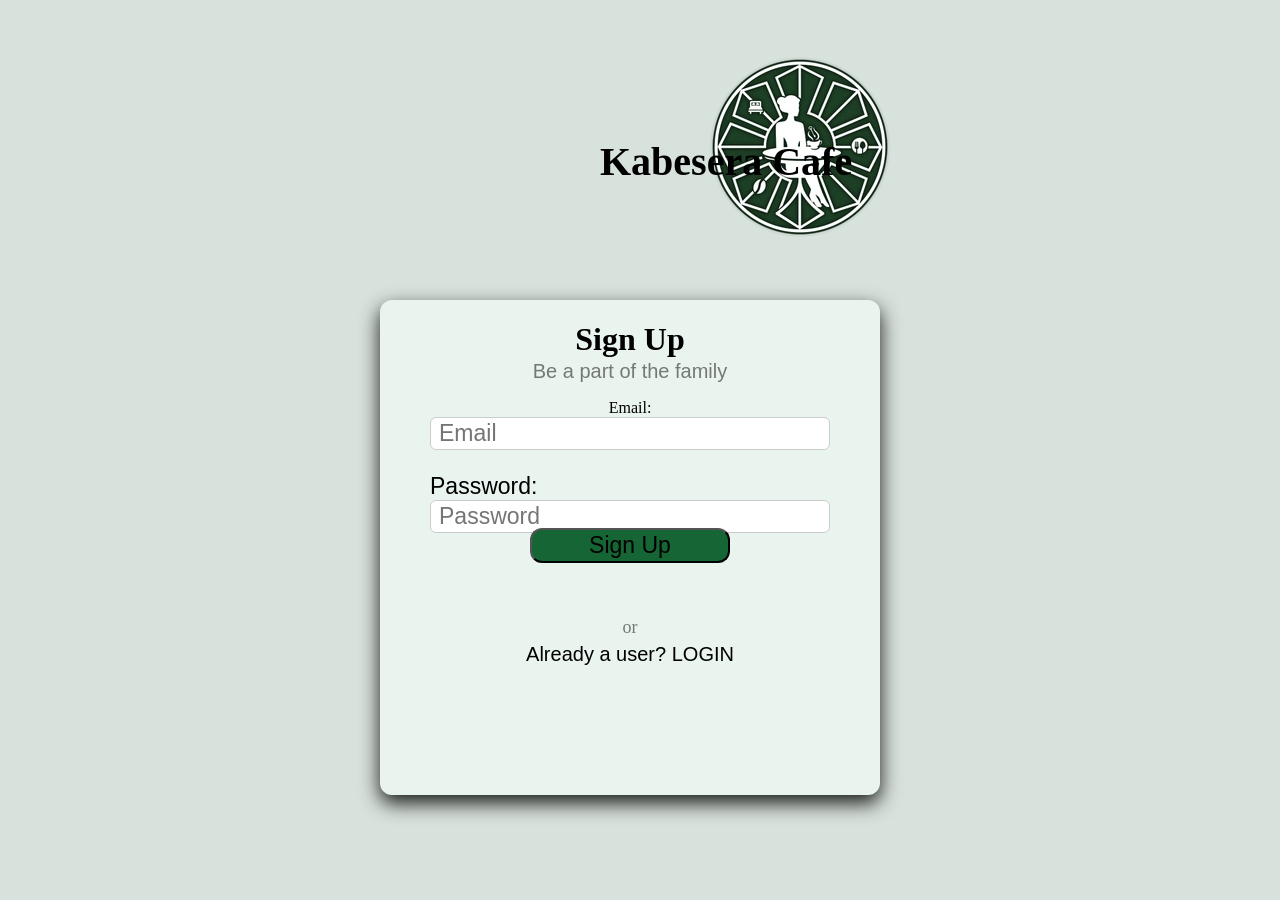
<file: sign.html>
<!DOCTYPE html>
<html lang="en">
<head>
    <meta charset="UTF-8">
    <meta name="viewport" content="width=device-width, initial-scale=1.0">
    <title>Sign Up</title>
    <link rel="stylesheet" href="sign style.css">
</head>
<body>
    <img src="kabesera logo.webp" class = "logoimg">
    <a href="index.html"><h1 id="kablogo">Kabesera Cafe</h1></a>
    <form method="post" action="signup.php" class="loginbox">
    <div class="login">
    <h1>Sign Up</h1>
    <p id="intro">Be a part of the family</p>
    <p id = "un">Email: <input type="text" name = "unsign" placeholder="Email"></input></p>
    <p id = "pw">Password: <input type = "password" name = "pwsign" placeholder="Password"></input></p>
    <button id = "submit" type="submit" name="Submit">Sign Up</button>
    <script src="https://www.google.com/recaptcha/api.js" async defer></script>
    <div class="g-recaptcha" data-sitekey="6LdAP8AsAAAAAMY2L3-Qu5K1tVMnXUAg_Jwi5q_o"></div>
    <br>
    <p id="or">or</p>
    <a id = "return" href="log-in.html">Already a user? LOGIN</a>
    </div>
    </form>
</body>
</html>
</file>
<file: style.css>
html {
    scroll-behavior: smooth;
}
* {
    margin: 0;
    padding: 0;
    box-sizing: border-box;
}

body {
    font-family: "Segoe UI", Tahoma, Verdana, sans-serif;
    background-color: #d8e2dc;
}
#aboutus{
    position: absolute;
    margin-top: 110vh;
    font-family: Georgia, "Times New Roman", serif;
    margin-left: 70vh;
    font-size: 40px;
    border-bottom: 1px solid rgba(20, 83, 45, 0.1);
    width: 60vh;
    text-align: center;
}

#story{
    font-size: 23px;
    width: 30%;
    margin-left: 50%;
    margin-top: 230vh;
}
#storyimg{
    position: absolute;
    margin-left: 15vh;
    height: 40vh;
    width: 40vh;
    box-shadow: 0 30px 40px rgba(0,0,0,0.3);
    border-radius: 9px;
    margin-top: 220vh;
    z-index: 5;
    border: solid 5px rgba(255, 255, 255, 0.357);
}
#storyimg2{
    position: absolute;
    margin-left: 50vh;
    height: 40vh;
    width: 40vh;
    box-shadow: 0 30px 40px rgba(0,0,0,0.3);
    border-radius: 9px;
    margin-top: 170vh;
    border: solid 5px rgba(255, 255, 255, 0.357);
}
#storyimg3{
    position: absolute;
    margin-left: 40vh;
    height: 40vh;
    width: 40vh;
    box-shadow: 0 30px 40px rgba(0,0,0,0.3);
    border-radius: 9px;
    margin-top: 290vh;
    z-index: 10;
    border: solid 5px rgba(255, 255, 255, 0.357);
}
.container {
    height: 270vh;
    width: 100%;
    background-color: #d8e2dc; 
    background-position: right;
    background-size: 80% 100%;
    background-repeat: no-repeat;
    image-rendering: -webkit-optimize-contrast;
    display: flex;
    align-items: center;
    position: relative;
}
nav {
    position: absolute;
    top: 0;
    width: 100%;
    height: 80px;
    padding: 20px 50px;
    display: flex;
    justify-content: space-between;
    align-items: center;
    background-color: #3c2f2c;
}
#kabhome{
    position: absolute;
    text-decoration: none;
    color: #f0ebe3;
    margin-top: 10px;
    margin-left: 10px;
    font-family: Georgia, "Times New Roman", serif;
    font-size: 2rem;
}
#admintemp{
    position: absolute;
    text-decoration: none;
    color: black;
    margin-top: 70px;
    margin-left: 10px;
    font-family: Georgia, "Times New Roman", serif;
    font-size: 2rem;
}
.logo {
    align-items: center;
    font-size: 24px;
    font-weight: bold;
    color: black;
    
}
.logo img {
    height: 50px;
    width: 50px;
    
}

nav ul {
    display: flex;
    list-style: none;
}

nav ul li {
    margin-left: 25px;
}

nav ul li a {
    text-decoration: none;
    color: white;
    font-weight: 500;
}
nav ul li a:hover {
    color: #22c55e; 
}

.btn {
    background: #166534;
    color: white;
    padding: 8px 15px;
    border-radius: 3px;
}
.btn:hover {
    background: #22c55e; 
    color: white;
}
#tagline {
    position: absolute;
    color: #166534;
    font-family: Georgia, "Times New Roman", serif;
    font-weight: bold;
    letter-spacing: 5px;
    margin-left: 80vh;
    size: 30vh;
    font-size: 13vh;
    width: 30%;
    margin-top: -100vh;
}
#taglineimg{
    position: absolute;
    height: 20vh;
    margin-left: 55vh;
    margin-top: -95vh;
}
#tagdesc{
    position: absolute;
    color: #3c2f2c;
    font-family: Georgia, "Times New Roman", serif;
    font-size: 5vh;
    margin-left: 80vh;
    margin-top: -72vh;
}
.highlight-overlay {
    position: absolute;
    left: 35%; 
    width: 50%; 
    display: grid;
    grid-template-columns: 1fr 1fr; 
    grid-template-rows: 1fr 1fr;    
    gap: 10vh; 
    margin-left: -20vh;
    margin-top: -10vh;
}

.card {
    position: relative;
    height: 250px; 
    display: flex;
    align-items: flex-end; 
    overflow: hidden;
    border-radius: 15px;
    border: 1px solid rgba(255, 255, 255, 0.2);
    box-shadow: 0 10px 30px rgba(0,0,0,0.3);
    background-size: cover;
    background-position: center;
    transition: transform 0.3s ease;
    height: 35vh;
}


.card-coffee { background-image: url('kabesera-cafe-house-blends.jpg'); }
.card-pastry { background-image: url('kabesera-cafe-s-fresh\ \(2\).jpg');}
.card-events { background-image: url('unnamed\ \(2\).webp'); }

.card-events {
    grid-column: span 2; 
    width: 80%;          
    justify-self: center; 
}
.card-content {
    width: 100%;
    padding: 20px;
    background: rgba(20, 83, 45, 0.4); 
    backdrop-filter: blur(8px);       
    -webkit-backdrop-filter: blur(8px);
    color: white;
}

.card:hover {
    transform: scale(1.03); 
}

.card h3 {
    font-size: 1.4rem;
    margin-bottom: 5px;
    text-shadow: 0 2px 4px rgba(0,0,0,0.3);
}

.card p {
    font-size: 0.9rem;
    opacity: 0.9;
}
#contacts{
    width: 100%;
    height: 300px;
    background-color: #3c2f2c; 
    position: relative;
    color: #d8e2dc;
    text-align: center;
    margin-top: 50vh;
}
iframe{
    position: relative;
    height: 25vh;
    width: 35vh;
    margin-top: 4vh;
    margin-right: 135vh;
    border-radius: 10px;
}
#address{
    position: absolute;
    margin-top: -25vh;
    margin-left: 70vh;
}
#contactno{
    position: absolute;
    margin-top: -25vh;
    margin-left: 100vh;
}
#socmed{
    position: absolute;
    margin-top: -25vh;
    margin-left: 135vh;
}
#addp{
    position: absolute;
    margin-top: -18vh;
    margin-left: 70vh;
    width: 15vh;
    text-align: left;
    font-size: 20px;
}
#contactp{
    position: absolute;
    text-align: left;
    margin-top: -18.5vh;
    margin-left: 106vh;
    font-size: 20px;
}
#fblogo{
    position: absolute;
    height: 5vh;
    width: 5vh;
    background-color: #3c2f2c;
    border-radius: 30px;
    margin-top: 10vh;
    margin-left: -47vh;
}
#iglogo{
    position: absolute;
    height: 5vh;
    width: 5vh;
    background-color: #3c2f2c;
    border-radius: 30px;
    margin-top: 10vh;
    margin-left: -38vh;
}
#phonelogo{
    margin-top: 9.25vh;
    position: absolute;
    height: 6.5vh;
    width: 6.5vh;
    background-color: #3c2f2c;
    border-radius: 30px;
    margin-left: -85.5vh;
}
</file>
<file: admin dashboard style.css>
html {
    scroll-behavior: smooth;
}
* {
    margin: 0;
    padding: 0;
    box-sizing: border-box;
}

body {
    font-family: "Segoe UI", Tahoma, Verdana, sans-serif;
    background-color: #d8e2dc;
}
.container {
    width: 100%;
    background-color: #d8e2dc; 
    background-position: right;
    background-size: 80% 100%;
    background-repeat: no-repeat;
    image-rendering: -webkit-optimize-contrast;
    display: flex;
    align-items: center;
    position: relative;
}
nav {
    position: fixed;
    top: 0;
    width: 100%;
    height: 80px;
    padding: 20px 50px;
    display: flex;
    justify-content: space-between;
    align-items: center;
    background-color: #3c2f2c;
    z-index: 1000;
}
#kabhome{
    position: absolute;
    text-decoration: none;
    color: #f0ebe3;
    color: black;
    margin-top: 10px;
    margin-left: 10px;
    font-family: Georgia, "Times New Roman", serif;
    font-size: 2rem;
}
.logo {
    align-items: center;
    font-size: 24px;
    font-weight: bold;
    color: black;
    
}
.logo img {
    height: 50px;
    width: 50px;
    
}

nav ul {
    display: flex;
    list-style: none;
}

nav ul li {
    margin-left: 25px;
}

nav ul li a {
    text-decoration: none;
    color: white;
    font-weight: 500;
}
nav ul li a:hover {
    color: #22c55e; 
}

.btn {
    background: #166534;
    color: white;
    padding: 8px 15px;
    border-radius: 3px;
}
.btn:hover {
    background: #22c55e; 
    color: white;
}
#admintemp{
    position: absolute;
    text-decoration: none;
    color: black;
    margin-top: 70px;
    margin-left: 10px;
    font-family: Georgia, "Times New Roman", serif;
    font-size: 2rem;
}
#tagline {
    position: absolute;
    color: #166534;
    font-family: Georgia, "Times New Roman", serif;
    font-weight: bold;
    letter-spacing: 5px;
    margin-left: 80vh;
    size: 30vh;
    font-size: 13vh;
    width: 30%;
    margin-top: 35vh;
}
#taglineimg{
    position: absolute;
    height: 20vh;
    margin-left: 55vh;
    margin-top: 40vh;
}
#tagdesc{
    position: absolute;
    color: #3c2f2c;
    font-family: Georgia, "Times New Roman", serif;
    font-size: 5vh;
    margin-left: 80vh;
    margin-top: 63vh;
}
</file>
<file: booking.css>
html {
    scroll-behavior: smooth;
}
* {
    margin: 0;
    padding: 0;
    box-sizing: border-box;
}

body {
    font-family: "Segoe UI", Tahoma, Verdana, sans-serif;
    background-color: #d8e2dc;
}
.container {
    width: 100%;
    background-color: #d8e2dc; 
    background-position: right;
    background-size: 80% 100%;
    background-repeat: no-repeat;
    image-rendering: -webkit-optimize-contrast;
    display: flex;
    align-items: center;
    position: relative;
}
nav {
    position: absolute;
    top: 0;
    width: 100%;
    height: 80px;
    padding: 20px 50px;
    display: flex;
    justify-content: space-between;
    align-items: center;
    background-color: #3c2f2c;
}
#kabhome{
    position: absolute;
    text-decoration: none;
    color: black;
    margin-top: 10px;
    margin-left: 10px;
    font-family: Georgia, "Times New Roman", serif;
    font-size: 2rem;
}
.logo {
    align-items: center;
    font-size: 24px;
    font-weight: bold;
    color: black;
    
}
.logo img {
    height: 50px;
    width: 50px;
    
}

nav ul {
    display: flex;
    list-style: none;
}

nav ul li {
    margin-left: 25px;
}

nav ul li a {
    text-decoration: none;
    color: white;
    font-weight: 500;
}
nav ul li a:hover {
    color: #22c55e; 
}

.btn {
    background: #166534;
    color: white;
    padding: 8px 15px;
    border-radius: 3px;
}
.btn:hover {
    background: #22c55e; 
    color: white;
}
#reporttitle{
    position: absolute;
    font-family: Georgia, "Times New Roman", serif;
    margin-left: 70vh;
    font-size: 40px;
    border-bottom: 1px solid rgba(20, 83, 45, 0.1);
    width: 60vh;
    text-align: center;
    margin-top: -82px;
}
.table-container {
    width: 95%;
    margin: 20px auto;
    overflow-x: auto;
    background: #eaf4ef;
    padding: 20px;
    border-radius: 12px;
    box-shadow: 0 8px 20px rgba(0, 0, 0, 0.5);
    margin-top: 30vh;
}

.order-table {
    width: 100%;
    border-collapse: collapse;
    font-family: "Segoe UI", Tahoma, Verdana, sans-serif;
    font-size: 20px;
}

.order-table thead tr {
    background-color: #4a5751;
    color: #ffffff;
}

.order-table th, .order-table td {
    padding: 15px;
    border-bottom: 1px solid #d8e2dc;
    text-align: left;
    vertical-align: top;
}

.order-table td:nth-child(4) {
    min-width: 300px;
    max-width: 450px;
    line-height: 1.5;
    font-size: 0.85rem;
    color: #555;
}
.status-select {
    padding: 6px 10px;
    border-radius: 4px;
    font-weight: bold;
    border: 1px solid #ccc;
    cursor: pointer;
    background-color: #fff;
}

.status-pending {
    color: #856404;
    background-color: #fff3cd;
    border-color: #ffeeba;
}

.status-cancelled {
    color: #0c5460;
    background-color: #d1ecf1;
    border-color: #bee5eb;
}

.status-completed {
    color: #155724;
    background-color: #d4edda;
    border-color: #c3e6cb;
}

.save-btn {
    background-color: #4a5751;
    color: white;
    border: none;
    padding: 6px 12px;
    border-radius: 4px;
    cursor: pointer;
}

.save-btn:hover {
    background-color: #36403b;
}
</file>
<file: coffee style.css>
* {
    margin: 0;
    padding: 0;
    box-sizing: border-box;
}

body {
    font-family: "Segoe UI", Tahoma, Verdana, sans-serif;
}

.logo {
    align-items: center;
    font-size: 24px;
    font-weight: bold;
    color: black;
}

.logo img {
    height: 50px;
    width: 50px;
}

#kabhome {
    position: absolute;
    text-decoration: none;
    color: rgb(255, 255, 255);
    margin-top: 10px;
    margin-left: 10px;
    font-family: Georgia, "Times New Roman", serif;
    font-size: 2rem;
}

.main-nav {
    position: absolute;
    top: 0;
    left: 0;
    width: 100%;
    height: 80px;
    display: flex;
    justify-content: space-between;
    align-items: center;
    padding: 0 50px;
    background-color: transparent;
    z-index: 1000;
}

.btn {
    background: #166534;
    color: white;
    padding: 8px 15px;
    border-radius: 3px;
}

.nav-links {
    display: flex;
    list-style: none;
}

.nav-links li {
    margin-left: 30px;
}

.nav-links a {
    text-decoration: none;
    color: rgb(255, 255, 255);
    font-weight: 500;
    transition: 0.3s;
}


.nav-links a:hover,
.active-page {
    color: #22c55e;
}

html {
    scroll-behavior: smooth;
}

.coffee-page {
    display: flex;
    margin-top: 0;
}

.sidebar-content {
    margin-top: 70px;
    margin-left: 9vh;
}


.menu-sidebar {
    flex: 0 0 30%;
    height: 100vh;
    position: sticky;
    top: 0;
    background-color: #14532d;
    display: flex;
    align-items: center;
    padding: 0 50px;
}


.menu-link {
    display: block;
    padding: 10px 0;
    color: rgba(255, 255, 255, 0.5);
    text-decoration: none;
    transition: 0.3s;
    font-size: 25px;
    font-family: Georgia, "Times New Roman", serif;

}

.category-links {
    font-family: Georgia, "Times New Roman", serif;
    scroll-target-group: auto;

    a:target-current {
        color: #fdfcf0;
        padding-left: 5px;
    }
}

.category-links a:hover {
    color: #fdfcf0;
    padding-left: 5px;
}

.menu-items {
    background-color: #d8e2dc;
    flex: 1;
    padding: 60px 10%;
}

.menu-section {
    font-family: Georgia, "Times New Roman", serif;
    margin-bottom: 80px;
    scroll-margin-top: 100px;
}

.section-title {
    font-size: 1.8rem;
    color: #14532d;
    border-bottom: 2px solid #14532d;
    padding-bottom: 10px;
    margin-bottom: 30px;
}


.menu-row {
    display: flex;
    align-items: center;
    gap: 15px;
    padding: 12px 0;
}

.menu-row img {
    width: 70px;
    height: 70px;
    object-fit: cover;
    border-radius: 8px;
    flex-shrink: 0;
}

.price {
    font-weight: bold;
    color: #14532d;
    margin-left: auto;
    font-size: 1.3rem;
}
.add-to-cart-btn{
    position: absolute;
    margin-left: 80vh;
}
.item-info {
    display: flex;
    flex-direction: column;
}

.item-name {
    font-weight: bold;
    font-size: 1.3rem;
    color: #333;
}

.item-detail {
    font-size: 1rem;
    color: #666;
    margin-top: 4px;
}

#coffeereviews {
    width: 100%;
    height: 50px;
    background-color: #3c2f2c;
    position: relative;
    color: #d8e2dc;
    text-align: center;
}
.add-btn {
    background: #14532d;
    color: white;
    border: none;
    padding: 8px 16px;
    border-radius: 6px;
    cursor: pointer;
    font-size: 0.88rem;
    font-weight: 600;
    transition: 0.2s;
    display: block;
    margin-top: 8px;
}

.add-btn:hover {
    background: #22c55e;
}

.login-hint {
    font-size: 0.78rem;
    color: #888;
    display: block;
    margin-top: 6px;
}

.cart-badge {
    background: #22c55e;
    color: #fff;
    border-radius: 12px;
    padding: 2px 8px;
    font-size: 0.8rem;
    font-weight: bold;
    margin-left: 4px;
}

.flash-added {
    position: fixed;
    top: 90px;
    right: 24px;
    background: #d4edda;
    color: #155724;
    padding: 12px 22px;
    border-radius: 8px;
    border: 1px solid #c3e6cb;
    font-weight: 600;
    z-index: 9999;
    animation: fadeout 2.5s forwards;
}

@keyframes fadeout {
    0% {
        opacity: 1
    }

    70% {
        opacity: 1
    }

    100% {
        opacity: 0
    }
}

.food-item {
    position: relative;
}
</file>
<file: food style.css>
* {
    margin: 0;
    padding: 0;
    box-sizing: border-box;
}
body {
    font-family: "Segoe UI", Tahoma, Verdana, sans-serif;
}
.logo {
    align-items: center;
    font-size: 24px;
    font-weight: bold;
    color: black;
}
.logo img {
    height: 50px;
    width: 50px;
}
#kabhome{
    position: absolute;
    text-decoration: none;
    color: rgb(255, 255, 255);
    margin-top: 10px;
    margin-left: 10px;
    font-family: Georgia, "Times News Roman", serif;
    font-size: 2rem;
}

.menu-items {
    flex: 1;
    padding: 50px 10%;
    background-color: #d8e2dc;
}


.menu-section {
    padding-bottom: 80px;
}

.food-feature {
    display: flex;
    flex-direction: column;
    margin-bottom: 60px;
    background: #f2f4f1;
    border-radius: 20px;
    overflow: hidden;
    box-shadow: 0 10px 30px rgba(20, 83, 45, 0.05);
}
#desc{
    font-size: 18px;
    font-weight: 90px;
}
#foodtitle, #foodprice{
    font-size: 18px;
}
.food-feature img {
    width: 100%;
    height: 400px;
    object-fit: cover;
}

.feature-info {
    padding: 30px;
}   

.feature-info h4 {
    font-family: Georgia, "Times New Roman", serif;
    font-size: 2rem;
    color: #14532d;
    margin-bottom: 10px;
}


.food-grid {
    display: grid;
    grid-template-columns: 1fr 1fr;
    gap: 30px;
    box-shadow: 0 10px 30px rgba(20, 83, 45, 0.05);
}

.food-item img {
    width: 100%;
    aspect-ratio: 1 / 1; 
    object-fit: cover;
    border-radius: 15px;
    margin-bottom: 15px;
}

.item-desc {
    display: flex;
    justify-content: space-between;
    font-weight: bold;
    color: #14532d;
}


.group-title, .sticky-header {
    background: #d8e2dc;
    padding: 20px 0;
    font-family: Georgia, "Times New Roman", serif;
    letter-spacing: 1px;
    border-bottom: 1px solid rgba(20, 83, 45, 0.1);
    margin-bottom: 40px;
    font-size: 25px;
}

.menu-link {
    display: block;
    padding: 10px 0;
    color: rgba(255, 255, 255, 0.5);
    text-decoration: none;
    transition: 0.3s;
    font-size: 25px;
    font-family: Georgia, "Times New Roman", serif;

}

.main-nav {
    position: absolute;
    top: 0;
    left: 0;
    width: 100%;
    height: 80px;
    display: flex;
    justify-content: space-between;
    align-items: center;
    padding: 0 50px;
    background-color: transparent; 
    z-index: 1000; 
}

.btn {
    background: #166534;
    color: white;
    padding: 8px 15px;
    border-radius: 3px;
}

.nav-links {
    display: flex;
    list-style: none;
}

.nav-links li {
    margin-left: 30px;
}

.nav-links a {
    text-decoration: none;
    color:rgb(255, 255, 255);
    font-weight: 500;   
    transition: 0.3s;
}


.nav-links a:hover, .active-page {
    color: #22c55e; 
}


.menu-page {
    display: flex;
    margin-top: 0; 
}


.sidebar-content {
    margin-top: 70px; 
    margin-left: 9vh;
}
html {
    scroll-behavior: smooth;
}

.menu-page {
    display: flex;
}
.category-links{
    font-family: Georgia, "Times New Roman", serif;
    scroll-target-group: auto;
    a:target-current{
        color: #fdfcf0;
        transform: translateX(10px);
    }
}

.menu-sidebar {
    flex: 0 0 30%;
    height: 100vh;
    position: sticky;
    top: 0;
    background-color: #14532d;
    display: flex;
    align-items: center;
    padding: 0 50px;
}

#foodreviews{
    width: 100%;
    height: 50px;
    background-color: #3c2f2c; 
    position: relative;
    color: #d8e2dc;
    text-align: center;
}
.add-btn {
    background: #14532d;
    color: white;
    border: none;
    padding: 8px 16px;
    border-radius: 6px;
    cursor: pointer;
    font-size: 0.88rem;
    font-weight: 600;
    transition: 0.2s;
    display: block;
    margin-top: 8px;
}

.add-btn:hover {
    background: #22c55e;
}

.login-hint {
    font-size: 0.78rem;
    color: #888;
    display: block;
    margin-top: 6px;
}

.cart-badge {
    background: #22c55e;
    color: #fff;
    border-radius: 12px;
    padding: 2px 8px;
    font-size: 0.8rem;
    font-weight: bold;
    margin-left: 4px;
}

.flash-added {
    position: fixed;
    top: 90px;
    right: 24px;
    background: #d4edda;
    color: #155724;
    padding: 12px 22px;
    border-radius: 8px;
    border: 1px solid #c3e6cb;
    font-weight: 600;
    z-index: 9999;
    animation: fadeout 2.5s forwards;
}

@keyframes fadeout {
    0% {
        opacity: 1
    }

    70% {
        opacity: 1
    }

    100% {
        opacity: 0
    }
}

.food-item {
    position: relative;
}
</file>
<file: login style.css>
body{
    display: grid;
    text-align: center;
    justify-content: center;
    align-items: center;

    background-color: #d8e2dc;
    font-family:'Gill Sans', 'Gill Sans MT', Calibri, 'Trebuchet MS', sans-serif
}
.logoimg{
  position: absolute;
  margin-top: 20px;
  margin-bottom: 550px;
  margin-left: 700px;
}
#kablogo{
  position: absolute;
  font-size: 40px;
  margin-top: 130px;
  margin-bottom: 500px;
  margin-left: 500px;
  text-decoration: none;
  color: black;
  font-family: Georgia, "Times New Roman", serif;
}
#intro{
  font-size: 20px;
  margin-bottom: 0px;
  margin-top: -20px;
  color: rgba(0, 0, 0, 0.505);
  font-family: "Segoe UI", Tahoma, Verdana, sans-serif;
}
#un{
    font-size: 23px;
    margin-top: 30px;
    text-align: left;
    display: flex;
    margin-left: 50px;
    font-family: "Segoe UI", Tahoma, Verdana, sans-serif;
}
#pw{
    font-size: 23px;
    margin-left: 50px;
    margin-bottom: 15px;
    text-align: left;
    display: flex;
    font-family: "Segoe UI", Tahoma, Verdana, sans-serif;
}
input[type="text"] {
  font-size: 23px;
  width: 300px;
  height: 33px;
  padding: 8px;
  margin-left: 50px;
  border-radius: 6px;
  border: 1px solid #ccc;
  box-sizing: border-box;
  font-family: "Segoe UI", Tahoma, Verdana, sans-serif;
}
input[type = "password"]{
  width: 300px;
  font-size: 23px;
  height: 33px;
  padding: 8px;
  margin-left: 12px;
  border-radius: 6px;
  border: 1px solid #ccc;
  box-sizing: border-box;
  font-family: "Segoe UI", Tahoma, Verdana, sans-serif;
}
.loginbox{
    width: 700px;
    height: 55vh;
    background:#eaf4ef;
    padding: 50px;
    margin: 20px;
    margin-top: 292px;
    margin-left: 360px;
    border-radius: 12px;
    box-shadow: 0 8px 20px rgba(0, 0, 0, 0.9);
    box-sizing: border-box;
    padding-top: 0px;
    font-family: Georgia, "Times New Roman", serif;
}
#submit{
  position: relative;
  background: #166534;
  font-size: 23px;
  border-radius: 12px;
  width: 200px;
  height: 35px;
  margin-top: 5px;
}
#submit:hover{
  background: #22c55e;
}
.logimg{
  position: absolute;
  height: 55vh;
  width: 55vh;
  top: 300px;
  left: 310px;
  border-radius: 12px;
  box-shadow: 0 8px 20px rgba(0, 0, 0, 0.9);
  background-color: black;
}
#customer, #admin{
  font-size: 20px;
  margin-bottom: 5px;
  margin-top: 0px;
  font-family: "Segoe UI", Tahoma, Verdana, sans-serif;
}
#customer{
  margin-top: 20px;
}
#admin{
  margin-bottom: 20px;
}
#sign{
  position: absolute;
  text-decoration: underline;
  color: black;
  font-size: 23px;
  font-family: "Segoe UI", Tahoma, Verdana, sans-serif;
  margin-top: 4vh;
  margin-left: -4vh;
}
#sign:hover {
    color: #22c55e;
}
#or{
  position: absolute;
  margin-top: 8px;
  font-size: 18px;
  color: rgba(0, 0, 0, 0.505);
  font-family: "Segoe UI", Tahoma, Verdana, sans-serif;
  margin-left: 31vh;
}
.g-recaptcha{
  align-self: center;
  margin-left: 16.5vh;
  margin-top: -1vh;
}
.error-msg {
  color: #c0392b;
  background: #fde8e8;
  padding: 10px 14px;
  border-radius: 7px;
  margin-bottom: 10px;
  font-size: 0.9rem;
  border: 1px solid #f5c6cb;
  text-align: center;
}
.role-group {
  display: flex;
  justify-content: center;
  gap: 40px;
  margin: 15px 0;
}
.role-option {
  display: flex;
  align-items: center;
  gap: 8px;
  font-size: 20px;
  font-family: "Segoe UI", Tahoma, Verdana, sans-serif;
  cursor: pointer;
}
.role-option input[type="radio"] {
  width: 18px;
  height: 18px;
  accent-color: #166534;
  cursor: pointer;
  margin: 0;
}
input[type="email"] {
  font-size: 23px;
  width: 300px;
  height: 33px;
  padding: 8px;
  margin-left: 50px;
  border-radius: 6px;
  border: 1px solid #ccc;
  box-sizing: border-box;
  font-family: "Segoe UI", Tahoma, Verdana, sans-serif;
}
</file>
<file: orders style.css>
html {
    scroll-behavior: smooth;
}
* {
    margin: 0;
    padding: 0;
    box-sizing: border-box;
}

body {
    font-family: "Segoe UI", Tahoma, Verdana, sans-serif;
    background-color: #d8e2dc;
}
.container {
    width: 100%;
    background-color: #d8e2dc; 
    display: flex;
    flex-direction: column;
    align-items: center;
    justify-content: flex-start;
    min-height: 100vh;
    position: relative;
    padding-top: 100px;
}
nav {
    position: absolute;
    top: 0;
    width: 100%;
    height: 80px;
    padding: 20px 50px;
    display: flex;
    justify-content: space-between;
    align-items: center;
    background-color: #3c2f2c;
}
#kabhome{
    position: absolute;
    text-decoration: none;
    color: black;
    margin-top: 10px;
    margin-left: 10px;
    font-family: Georgia, "Times New Roman", serif;
    font-size: 2rem;
}
.logo {
    align-items: center;
    font-size: 24px;
    font-weight: bold;
    color: black;
    
}
.logo img {
    height: 50px;
    width: 50px;
    
}

nav ul {
    display: flex;
    list-style: none;
}

nav ul li {
    margin-left: 25px;
}

nav ul li a {
    text-decoration: none;
    color: white;
    font-weight: 500;
}
nav ul li a:hover {
    color: #22c55e; 
}

.btn {
    background: #166534;
    color: white;
    padding: 8px 15px;
    border-radius: 3px;
}
.btn:hover {
    background: #22c55e; 
    color: white;
}
#ordertitle {
    position: relative;
    margin: 20px auto;
    font-family: Georgia, "Times New Roman", serif;
    font-size: 40px;
    border-bottom: 1px solid rgba(20, 83, 45, 0.1);
    width: 60vh;
    text-align: center;
}
.ordertaker {
    width: 95%;
    margin: 20px auto;
    overflow-x: auto;
    background: #eaf4ef;
    padding: 20px;
    border-radius: 12px;
    box-shadow: 0 8px 20px rgba(0, 0, 0, 0.5);
}

.order-table {
    width: 100%;
    border-collapse: collapse;
    font-family: "Segoe UI", Tahoma, Verdana, sans-serif;
    font-size: 20px;
}

.order-table thead tr {
    background-color: #4a5751;
    color: #ffffff;
    text-align: left;
    font-weight: bold;
}

.order-table th, 
.order-table td {
    padding: 12px 15px;
    border-bottom: 1px solid #d8e2dc;
}

.order-table tbody tr:hover {
    background-color: #f1f4f2;
}

.order-table td:last-child {
    font-weight: bold;
    color: #2d3436;
}
.status-dropdown {
    padding: 6px 10px;
    border-radius: 4px;
    font-weight: bold;
    border: 1px solid #ccc;
    cursor: pointer;
    background-color: #fff;
}

.status-pending {
    color: #856404;
    background-color: #fff3cd;
    border-color: #ffeeba;
}

.status-shipped {
    color: #0c5460;
    background-color: #d1ecf1;
    border-color: #bee5eb;
}

.status-completed {
    color: #155724;
    background-color: #d4edda;
    border-color: #c3e6cb;
}

.save-btn {
    background-color: #4a5751;
    color: white;
    border: none;
    padding: 6px 12px;
    border-radius: 4px;
    cursor: pointer;
}

.save-btn:hover {
    background-color: #36403b;
}
</file>
<file: reportrepo.css>
html {
    scroll-behavior: smooth;
}
* {
    margin: 0;
    padding: 0;
    box-sizing: border-box;
}

body {
    font-family: "Segoe UI", Tahoma, Verdana, sans-serif;
    background-color: #d8e2dc;
}
.container {
    width: 100%;
    background-color: #d8e2dc; 
    display: flex;
    flex-direction: column; /* Stacks nav, title, and table vertically */
    align-items: center;
    justify-content: flex-start; /* Keeps content anchored to the top */
    min-height: 100vh;
    position: relative;
    padding-top: 100px; /* Provides space for the absolute navbar */
}
nav {
    position: absolute;
    top: 0;
    width: 100%;
    height: 80px;
    padding: 20px 50px;
    display: flex;
    justify-content: space-between;
    align-items: center;
    background-color: #3c2f2c;
}
#kabhome{
    position: absolute;
    text-decoration: none;
    color: black;
    margin-top: 10px;
    margin-left: 10px;
    font-family: Georgia, "Times New Roman", serif;
    font-size: 2rem;
}
.logo {
    align-items: center;
    font-size: 24px;
    font-weight: bold;
    color: black;
    
}
.logo img {
    height: 50px;
    width: 50px;
    
}

nav ul {
    display: flex;
    list-style: none;
}

nav ul li {
    margin-left: 25px;
}

nav ul li a {
    text-decoration: none;
    color: white;
    font-weight: 500;
}
nav ul li a:hover {
    color: #22c55e; 
}

.btn {
    background: #166534;
    color: white;
    padding: 8px 15px;
    border-radius: 3px;
}
.btn:hover {
    background: #22c55e; 
    color: white;
}
#reporttitle {
    position: relative; /* Changed from absolute to keep it in the flow */
    margin: 20px auto;
    font-family: Georgia, "Times New Roman", serif;
    font-size: 40px;
    border-bottom: 1px solid rgba(20, 83, 45, 0.1);
    width: 60vh;
    text-align: center;
    /* Removed the negative margin-top */
}
.table-container {
    width: 95%;
    margin: 20px auto;
    overflow-x: auto;
    background: #eaf4ef;
    padding: 20px;
    border-radius: 12px;
    box-shadow: 0 8px 20px rgba(0, 0, 0, 0.5);
    /* Removed margin-top: 30vh to keep layout consistent */
}

.order-table {
    width: 100%;
    border-collapse: collapse;
    font-family: "Segoe UI", Tahoma, Verdana, sans-serif;
    font-size: 20px;
}

.order-table thead tr {
    background-color: #4a5751;
    color: #ffffff;
}

.order-table th, .order-table td {
    padding: 15px;
    border-bottom: 1px solid #d8e2dc;
    text-align: left;
    vertical-align: top;
}

.order-table td:nth-child(4) {
    min-width: 300px;
    max-width: 450px;
    line-height: 1.5;
    font-size: 0.85rem;
    color: #555;
}

.view-btn {
    background-color: transparent;
    border: 1px solid #4a5751;
    color: #4a5751;
    padding: 5px 10px;
    border-radius: 4px;
    cursor: pointer;
    transition: 0.3s;
}

.view-btn:hover {
    background-color: #4a5751;
    color: white;
}
</file>
<file: sign style.css>
body{
    display: grid;
    text-align: center;
    justify-content: center;
    align-items: center;

    background-color: #d8e2dc;
    font-family:'Gill Sans', 'Gill Sans MT', Calibri, 'Trebuchet MS', sans-serif
}
.logoimg{
  position: absolute;
  margin-top: 20px;
  margin-bottom: 550px;
  margin-left: 700px;

}
#kablogo{
  position: absolute;
  font-size: 40px;
  margin-top: 130px;
  margin-bottom: 500px;
  margin-left: 220px;
  text-decoration: none;
  color: black;
  font-family: Georgia, "Times New Roman", serif;
}
#intro{
  font-size: 20px;
  margin-bottom: 0px;
  margin-top: -20px;
  color: rgba(0, 0, 0, 0.505);
  font-family: "Segoe UI", Tahoma, Verdana, sans-serif;
}
.un{
  font-size: 23px;
  margin-top: 10px;
  margin-right: 340px;
  margin-bottom: -15px;
  font-family: "Segoe UI", Tahoma, Verdana, sans-serif;
    
}
.fn{
  font-size: 23px;
  margin-top: 10px;
  margin-right: 290px;
  margin-bottom: -15px;
  font-family: "Segoe UI", Tahoma, Verdana, sans-serif;
    
}
#pw{
    font-size: 23px;
    margin-bottom: -10px;
    margin-right: 340px; 
    font-family: "Segoe UI", Tahoma, Verdana, sans-serif;
}
input[type="text"],
input[type="password"] {
    font-size: 23px;
    width: 400px;
    height: 33px;
    padding: 8px;
    border-radius: 6px;
    border: 1px solid #ccc;
    box-sizing: border-box;
    font-family: "Segoe UI", Tahoma, Verdana, sans-serif;
}
.loginbox{
    position: relative;
    align-self: center;
    width: 500px;
    height: 55vh;
    background:#eaf4ef;
    padding: 50px;
    margin: 20px;
    margin-top: 292px;
    margin-left: 0px;
    border-radius: 12px;
    box-shadow: 0 8px 20px rgba(0, 0, 0, 0.9);
    box-sizing: border-box;
    padding-top: 0px;
    font-family: Georgia, "Times New Roman", serif;
}
#submit{
  background: #166534;
  font-size: 23px;
  border-radius: 12px;
  width: 200px;
  height: 35px;
  font-family: "Segoe UI", Tahoma, Verdana, sans-serif;
  margin-top: 5px;
}
#submit:hover{
  background: #22c55e;
}
.logimg{
  position: absolute;
  height: 45vh;
  width: 45vh;
  top: 300px;
  left: 390px;
  border-radius: 12px;
  box-shadow: 0 8px 20px rgba(0, 0, 0, 0.9);
  background-color: black;
}
#return{
  color: black;
  font-size: 20px;
  text-decoration: none;
  font-family: "Segoe UI", Tahoma, Verdana, sans-serif;
}
#return:hover{
  color: #22c55e;
}
#customer{
  margin-top: 20px;
}
#admin{
  margin-bottom: 10px;
}
#sign{
  text-decoration: underline;
  color: black;
  font-size: 23px;
}
#sign:hover {
    color: #22c55e;
}
#or{
  font-size: 18px;
  color: rgba(0, 0, 0, 0.505);
  margin-bottom: 5px;
}
.g-recaptcha{
  position: relative;
  align-self: center;
  margin-left: 5vh;
  margin-top: 2vh;
}
.error-msg {
  color: #c0392b;
  background: #fde8e8;
  padding: 10px 14px;
  border-radius: 7px;
  margin-bottom: 10px;
  font-size: 0.9rem;
  border: 1px solid #f5c6cb;
  text-align: center;
  display: none;
}
.success-msg {
  color: #155724;
  background: #d4edda;
  padding: 12px 14px;
  border-radius: 7px;
  margin-bottom: 10px;
  font-size: 0.9rem;
  border: 1px solid #c3e6cb;
  text-align: center;
  display: none;
}
.success-msg a {
  color: #155724;
  font-weight: bold;
}
.success-msg, .error-msg {
    display: block;
    visibility: visible;
    position: relative;
    z-index: 999;
    background: white; /* Temporary to make it stand out */
    color: red;
    border: 2px solid red;
    padding: 10px;
}
</file>
